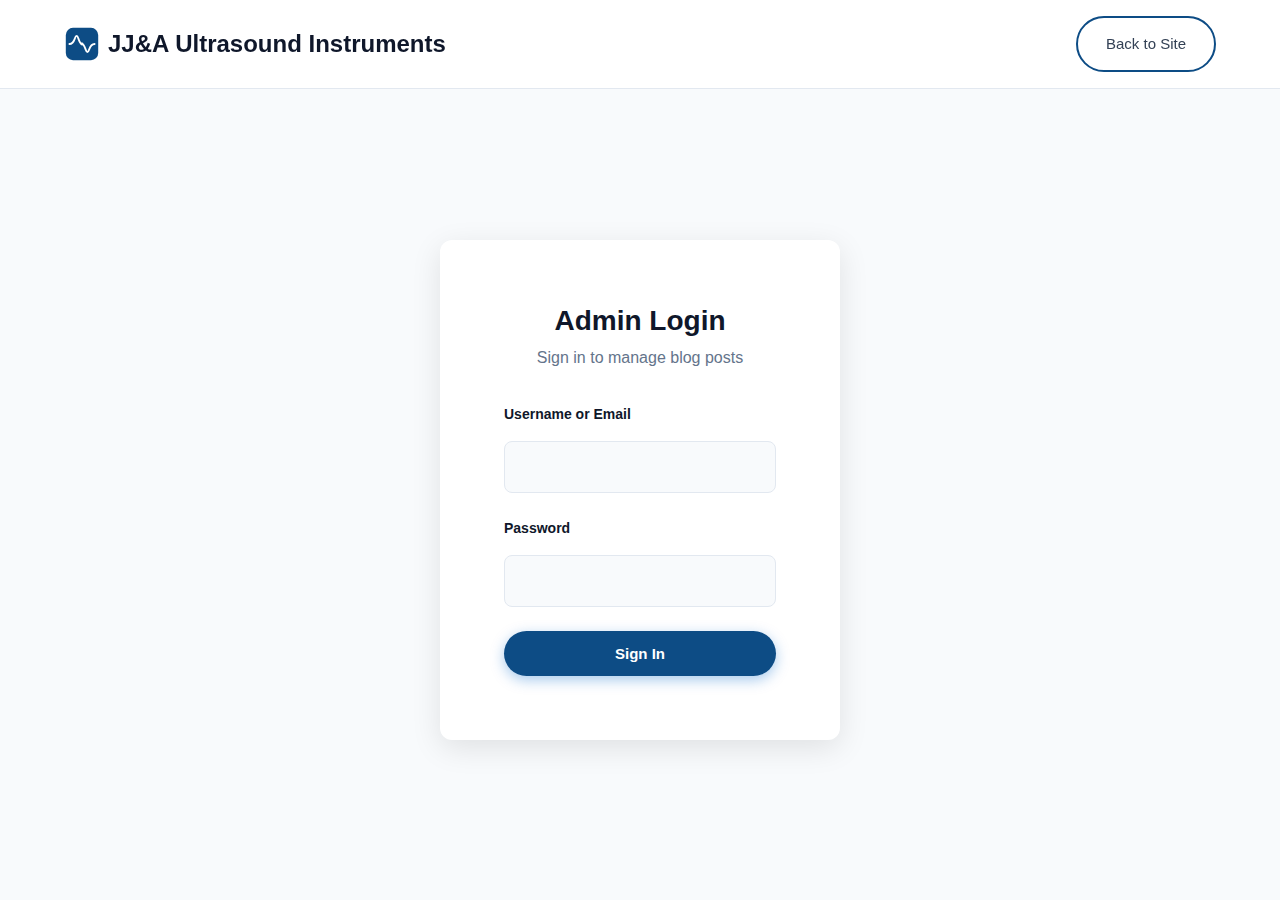
<file: admin.html>
<!DOCTYPE html>
<html lang="en">
<head>
    <meta charset="UTF-8">
    <meta name="viewport" content="width=device-width, initial-scale=1.0">
    <meta name="robots" content="noindex, nofollow">
    <title>Admin Dashboard | JJ&A Ultrasound Instruments</title>
    
    <link rel="icon" type="image/svg+xml" href="data:image/svg+xml,<svg xmlns='http://www.w3.org/2000/svg' viewBox='0 0 100 100'><rect x='5' y='5' width='90' height='90' rx='20' fill='%230d4c85'/><path d='M15 50 Q25 50 30 35 Q35 20 40 35 Q45 50 50 50 Q55 50 60 65 Q65 80 70 65 Q75 50 85 50' fill='none' stroke='white' stroke-width='5' stroke-linecap='round'/><circle cx='50' cy='50' r='4' fill='white'/></svg>">
    
    <link rel="stylesheet" href="styles.css">
    <style>
        .admin-container {
            min-height: 100vh;
            background: var(--color-bg-light);
            padding-top: 80px;
        }
        
        .login-container {
            display: flex;
            align-items: center;
            justify-content: center;
            min-height: calc(100vh - 80px);
            padding: var(--space-xl);
        }
        
        .login-card {
            background: var(--color-bg-card);
            border-radius: var(--radius-lg);
            box-shadow: var(--shadow-lg);
            padding: var(--space-3xl);
            width: 100%;
            max-width: 400px;
        }
        
        .login-card h1 {
            font-size: 1.75rem;
            margin-bottom: var(--space-sm);
            text-align: center;
        }
        
        .login-card p {
            color: var(--color-text-muted);
            text-align: center;
            margin-bottom: var(--space-xl);
        }
        
        .login-card .form-group {
            margin-bottom: var(--space-lg);
        }
        
        .login-card label {
            display: block;
            font-weight: 600;
            margin-bottom: var(--space-sm);
            color: var(--color-text-dark);
        }
        
        .login-card input {
            width: 100%;
            padding: var(--space-md);
            border: 1px solid var(--color-border);
            border-radius: var(--radius-md);
            font-size: 1rem;
            transition: border-color var(--transition-fast);
        }
        
        .login-card input:focus {
            outline: none;
            border-color: var(--color-primary);
            box-shadow: 0 0 0 3px rgba(13, 76, 133, 0.1);
        }
        
        .login-error {
            background: #fef2f2;
            border: 1px solid #fecaca;
            color: #dc2626;
            padding: var(--space-md);
            border-radius: var(--radius-md);
            margin-bottom: var(--space-lg);
            display: none;
        }
        
        .login-error.show {
            display: block;
        }
        
        .dashboard {
            display: none;
            padding: var(--space-xl);
            max-width: 1400px;
            margin: 0 auto;
        }
        
        .dashboard.show {
            display: block;
        }
        
        .dashboard-header {
            display: flex;
            justify-content: space-between;
            align-items: center;
            margin-bottom: var(--space-xl);
            flex-wrap: wrap;
            gap: var(--space-lg);
        }
        
        .dashboard-header h1 {
            font-size: 1.75rem;
        }
        
        .dashboard-actions {
            display: flex;
            gap: var(--space-md);
            align-items: center;
        }
        
        .user-info {
            display: flex;
            align-items: center;
            gap: var(--space-md);
            padding: var(--space-sm) var(--space-md);
            background: var(--color-bg-elevated);
            border-radius: var(--radius-md);
        }
        
        .user-info span {
            font-weight: 500;
        }
        
        .posts-table {
            background: var(--color-bg-card);
            border-radius: var(--radius-lg);
            box-shadow: var(--shadow-md);
            overflow: hidden;
        }
        
        .posts-table table {
            width: 100%;
            border-collapse: collapse;
        }
        
        .posts-table th,
        .posts-table td {
            padding: var(--space-md) var(--space-lg);
            text-align: left;
            border-bottom: 1px solid var(--color-border);
        }
        
        .posts-table th {
            background: var(--color-bg-elevated);
            font-weight: 600;
            color: var(--color-text-dark);
            font-size: 0.875rem;
            text-transform: uppercase;
            letter-spacing: 0.5px;
        }
        
        .posts-table tr:hover {
            background: var(--color-bg-light);
        }
        
        .posts-table .post-title {
            font-weight: 600;
            color: var(--color-text-dark);
        }
        
        .posts-table .post-excerpt {
            font-size: 0.875rem;
            color: var(--color-text-muted);
            max-width: 300px;
            white-space: nowrap;
            overflow: hidden;
            text-overflow: ellipsis;
        }
        
        .status-badge {
            display: inline-block;
            padding: var(--space-xs) var(--space-sm);
            border-radius: var(--radius-full);
            font-size: 0.75rem;
            font-weight: 600;
            text-transform: uppercase;
        }
        
        .status-badge.published {
            background: #dcfce7;
            color: #16a34a;
        }
        
        .status-badge.draft {
            background: #fef3c7;
            color: #d97706;
        }
        
        .action-buttons {
            display: flex;
            gap: var(--space-sm);
        }
        
        .btn-sm {
            padding: var(--space-xs) var(--space-sm);
            font-size: 0.875rem;
        }
        
        .btn-edit {
            background: var(--color-primary);
            color: white;
        }
        
        .btn-delete {
            background: #dc2626;
            color: white;
        }
        
        .btn-delete:hover {
            background: #b91c1c;
            color: white;
        }
        
        .modal-overlay {
            position: fixed;
            top: 0;
            left: 0;
            right: 0;
            bottom: 0;
            background: rgba(0, 0, 0, 0.5);
            display: none;
            align-items: center;
            justify-content: center;
            z-index: 2000;
            padding: var(--space-xl);
        }
        
        .modal-overlay.show {
            display: flex;
        }
        
        .modal {
            background: var(--color-bg-card);
            border-radius: var(--radius-lg);
            box-shadow: var(--shadow-lg);
            width: 100%;
            max-width: 800px;
            max-height: 90vh;
            overflow-y: auto;
        }
        
        .modal-header {
            display: flex;
            justify-content: space-between;
            align-items: center;
            padding: var(--space-lg) var(--space-xl);
            border-bottom: 1px solid var(--color-border);
        }
        
        .modal-header h2 {
            font-size: 1.25rem;
        }
        
        .modal-close {
            background: none;
            border: none;
            font-size: 1.5rem;
            cursor: pointer;
            color: var(--color-text-muted);
            padding: var(--space-sm);
        }
        
        .modal-close:hover {
            color: var(--color-text-dark);
        }
        
        .modal-body {
            padding: var(--space-xl);
        }
        
        .modal-body .form-group {
            margin-bottom: var(--space-lg);
        }
        
        .modal-body label {
            display: block;
            font-weight: 600;
            margin-bottom: var(--space-sm);
            color: var(--color-text-dark);
        }
        
        .modal-body input,
        .modal-body select,
        .modal-body textarea {
            width: 100%;
            padding: var(--space-md);
            border: 1px solid var(--color-border);
            border-radius: var(--radius-md);
            font-size: 1rem;
            font-family: inherit;
        }
        
        .modal-body input:focus,
        .modal-body select:focus,
        .modal-body textarea:focus {
            outline: none;
            border-color: var(--color-primary);
            box-shadow: 0 0 0 3px rgba(13, 76, 133, 0.1);
        }
        
        .modal-body textarea {
            min-height: 300px;
            resize: vertical;
        }
        
        .form-row {
            display: grid;
            grid-template-columns: 1fr 1fr;
            gap: var(--space-lg);
        }
        
        .checkbox-group {
            display: flex;
            align-items: center;
            gap: var(--space-sm);
        }
        
        .checkbox-group input {
            width: auto;
        }
        
        .modal-footer {
            display: flex;
            justify-content: flex-end;
            gap: var(--space-md);
            padding: var(--space-lg) var(--space-xl);
            border-top: 1px solid var(--color-border);
            background: var(--color-bg-light);
        }
        
        .empty-state {
            text-align: center;
            padding: var(--space-4xl);
            color: var(--color-text-muted);
        }
        
        .empty-state svg {
            width: 64px;
            height: 64px;
            margin-bottom: var(--space-lg);
            opacity: 0.5;
        }
        
        .loading {
            text-align: center;
            padding: var(--space-3xl);
            color: var(--color-text-muted);
        }
        
        .toast {
            position: fixed;
            bottom: var(--space-xl);
            right: var(--space-xl);
            padding: var(--space-md) var(--space-xl);
            border-radius: var(--radius-md);
            color: white;
            font-weight: 500;
            transform: translateY(100px);
            opacity: 0;
            transition: all var(--transition-base);
            z-index: 3000;
        }
        
        .toast.show {
            transform: translateY(0);
            opacity: 1;
        }
        
        .toast.success {
            background: #16a34a;
        }
        
        .toast.error {
            background: #dc2626;
        }
        
        @media (max-width: 768px) {
            .posts-table {
                overflow-x: auto;
            }
            
            .form-row {
                grid-template-columns: 1fr;
            }
            
            .dashboard-header {
                flex-direction: column;
                align-items: flex-start;
            }
        }
    </style>
</head>
<body>
    <header class="header">
        <nav class="nav container">
            <a href="/" class="logo">
                <svg class="logo-icon" viewBox="0 0 100 100" aria-hidden="true">
                    <rect x="5" y="5" width="90" height="90" rx="20" fill="currentColor"/>
                    <path d="M15 50 Q25 50 30 35 Q35 20 40 35 Q45 50 50 50 Q55 50 60 65 Q65 80 70 65 Q75 50 85 50" 
                          fill="none" stroke="white" stroke-width="5" stroke-linecap="round"/>
                    <circle cx="50" cy="50" r="4" fill="white"/>
                </svg>
                <span class="logo-text">JJ&A Ultrasound Instruments</span>
            </a>
            <div class="nav-links">
                <a href="/" class="btn btn-outline">Back to Site</a>
            </div>
        </nav>
    </header>

    <main class="admin-container">
        <div class="login-container" id="login-view">
            <div class="login-card">
                <h1>Admin Login</h1>
                <p>Sign in to manage blog posts</p>
                
                <div class="login-error" id="login-error"></div>
                
                <form id="login-form">
                    <div class="form-group">
                        <label for="username">Username or Email</label>
                        <input type="text" id="username" name="username" required autocomplete="username">
                    </div>
                    <div class="form-group">
                        <label for="password">Password</label>
                        <input type="password" id="password" name="password" required autocomplete="current-password">
                    </div>
                    <button type="submit" class="btn btn-primary full-width">Sign In</button>
                </form>
            </div>
        </div>

        <div class="dashboard" id="dashboard-view">
            <div class="dashboard-header">
                <h1>Blog Posts</h1>
                <div class="dashboard-actions">
                    <div class="user-info">
                        <svg viewBox="0 0 24 24" fill="none" stroke="currentColor" stroke-width="2" width="20" height="20">
                            <path d="M20 21v-2a4 4 0 0 0-4-4H8a4 4 0 0 0-4 4v2"/>
                            <circle cx="12" cy="7" r="4"/>
                        </svg>
                        <span id="current-user">Admin</span>
                    </div>
                    <button class="btn btn-primary" id="new-post-btn">
                        <svg viewBox="0 0 24 24" fill="none" stroke="currentColor" stroke-width="2" width="18" height="18">
                            <line x1="12" y1="5" x2="12" y2="19"/>
                            <line x1="5" y1="12" x2="19" y2="12"/>
                        </svg>
                        New Post
                    </button>
                    <button class="btn btn-outline" id="logout-btn">Logout</button>
                </div>
            </div>

            <div class="posts-table">
                <table>
                    <thead>
                        <tr>
                            <th>Title</th>
                            <th>Category</th>
                            <th>Author</th>
                            <th>Status</th>
                            <th>Date</th>
                            <th>Actions</th>
                        </tr>
                    </thead>
                    <tbody id="posts-list">
                        <tr>
                            <td colspan="6" class="loading">Loading posts...</td>
                        </tr>
                    </tbody>
                </table>
            </div>
        </div>
    </main>

    <div class="modal-overlay" id="post-modal">
        <div class="modal">
            <div class="modal-header">
                <h2 id="modal-title">New Post</h2>
                <button class="modal-close" id="modal-close">&times;</button>
            </div>
            <form id="post-form">
                <div class="modal-body">
                    <div class="form-group">
                        <label for="post-title">Title *</label>
                        <input type="text" id="post-title" name="title" required>
                    </div>
                    
                    <div class="form-row">
                        <div class="form-group">
                            <label for="post-category">Category</label>
                            <select id="post-category" name="category">
                                <option value="General">General</option>
                                <option value="Quality Assurance">Quality Assurance</option>
                                <option value="Compliance">Compliance</option>
                                <option value="Technology">Technology</option>
                                <option value="News">News</option>
                            </select>
                        </div>
                        <div class="form-group">
                            <label for="post-author">Author</label>
                            <input type="text" id="post-author" name="author" placeholder="Admin">
                        </div>
                    </div>
                    
                    <div class="form-group">
                        <label for="post-excerpt">Excerpt</label>
                        <input type="text" id="post-excerpt" name="excerpt" placeholder="Brief summary of the post">
                    </div>
                    
                    <div class="form-group">
                        <label for="post-tags">Tags (comma separated)</label>
                        <input type="text" id="post-tags" name="tags" placeholder="QA, Ultrasound, Compliance">
                    </div>
                    
                    <div class="form-group">
                        <label for="post-content">Content * (HTML supported)</label>
                        <textarea id="post-content" name="content" required placeholder="<p>Write your post content here...</p>"></textarea>
                    </div>
                    
                    <div class="form-group checkbox-group">
                        <input type="checkbox" id="post-published" name="published" checked>
                        <label for="post-published">Published</label>
                    </div>
                </div>
                <div class="modal-footer">
                    <button type="button" class="btn btn-outline" id="modal-cancel">Cancel</button>
                    <button type="submit" class="btn btn-primary" id="modal-submit">Save Post</button>
                </div>
            </form>
        </div>
    </div>

    <div class="toast" id="toast"></div>

    <script>
        const API_BASE = window.BLOG_API_URL || '';
        
        const Auth = {
            getToken() {
                return localStorage.getItem('admin_token');
            },
            
            setToken(token) {
                localStorage.setItem('admin_token', token);
            },
            
            removeToken() {
                localStorage.removeItem('admin_token');
                localStorage.removeItem('admin_user');
            },
            
            getUser() {
                const user = localStorage.getItem('admin_user');
                return user ? JSON.parse(user) : null;
            },
            
            setUser(user) {
                localStorage.setItem('admin_user', JSON.stringify(user));
            },
            
            isAuthenticated() {
                return !!this.getToken();
            },
            
            async verify() {
                const token = this.getToken();
                if (!token) return false;

                try {
                    const response = await fetch(`${API_BASE}/api/auth/verify`, {
                        headers: {
                            'Authorization': `Bearer ${token}`
                        }
                    });

                    if (response.ok) {
                        const data = await response.json();
                        this.setUser(data.user);

                        // Refresh token if it's close to expiry (within 24 hours)
                        const payload = this.decodeToken(token);
                        if (payload && this.shouldRefreshToken(payload)) {
                            await this.refreshToken();
                        }

                        return true;
                    }

                    this.removeToken();
                    return false;
                } catch (e) {
                    // Try to refresh token if verification fails due to expiry
                    try {
                        await this.refreshToken();
                        return true;
                    } catch (refreshError) {
                        this.removeToken();
                        return false;
                    }
                }
            },
            
            async login(username, password) {
                const response = await fetch(`${API_BASE}/api/auth/login`, {
                    method: 'POST',
                    headers: {
                        'Content-Type': 'application/json'
                    },
                    body: JSON.stringify({ username, password })
                });
                
                const data = await response.json();
                
                if (!response.ok) {
                    throw new Error(data.error || 'Login failed');
                }
                
                this.setToken(data.token);
                this.setUser(data.user);
                return data.user;
            },
            
            logout() {
                this.stopPeriodicRefresh();
                this.removeToken();
                showLogin();
            },
            
            getAuthHeaders() {
                const token = this.getToken();
                return token ? { 'Authorization': `Bearer ${token}` } : {};
            },

            decodeToken(token) {
                try {
                    const payload = JSON.parse(atob(token.split('.')[1]));
                    return payload;
                } catch (e) {
                    return null;
                }
            },

            shouldRefreshToken(payload) {
                if (!payload || !payload.exp) return false;
                const expiryTime = payload.exp * 1000; // Convert to milliseconds
                const now = Date.now();
                const twentyFourHours = 24 * 60 * 60 * 1000;
                return (expiryTime - now) < twentyFourHours;
            },

            async refreshToken() {
                const token = this.getToken();
                if (!token) throw new Error('No token to refresh');

                try {
                    const response = await fetch(`${API_BASE}/api/auth/refresh`, {
                        method: 'POST',
                        headers: {
                            'Authorization': `Bearer ${token}`
                        }
                    });

                    if (!response.ok) {
                        throw new Error('Token refresh failed');
                    }

                    const data = await response.json();
                    this.setToken(data.token);
                    this.setUser(data.user);
                    return data.user;
                } catch (e) {
                    this.removeToken();
                    throw e;
                }
            },

            startPeriodicRefresh() {
                // Refresh token every 6 hours to keep session alive
                this.refreshInterval = setInterval(async () => {
                    try {
                        await this.refreshToken();
                        console.log('Token refreshed automatically');
                    } catch (e) {
                        console.warn('Failed to refresh token:', e.message);
                        // If refresh fails, the user will be logged out on next verify call
                    }
                }, 6 * 60 * 60 * 1000); // 6 hours
            },

            stopPeriodicRefresh() {
                if (this.refreshInterval) {
                    clearInterval(this.refreshInterval);
                    this.refreshInterval = null;
                }
            }
        };
        
        const Posts = {
            async makeAuthenticatedRequest(url, options = {}) {
                if (!Auth.isAuthenticated()) {
                    Auth.logout();
                    throw new Error('You must be logged in to perform this action.');
                }

                const { headers: optionHeaders, ...restOptions } = options;
                const mergedHeaders = {
                    ...Auth.getAuthHeaders(),
                    ...(optionHeaders || {})
                };

                let response = await fetch(url, {
                    ...restOptions,
                    headers: mergedHeaders
                });

                if (response.status === 401) {
                    try {
                        await Auth.refreshToken();
                        const newHeaders = {
                            ...Auth.getAuthHeaders(),
                            ...(optionHeaders || {})
                        };
                        response = await fetch(url, {
                            ...restOptions,
                            headers: newHeaders
                        });
                    } catch (refreshError) {
                        Auth.logout();
                        throw new Error('Session expired. Please log in again.');
                    }
                }

                return response;
            },

            async getAll() {
                const response = await this.makeAuthenticatedRequest(`${API_BASE}/api/posts?include_unpublished=true&per_page=100`);

                if (!response.ok) throw new Error('Failed to load posts');

                const data = await response.json();
                return data.posts;
            },
            
            async get(slug) {
                const response = await this.makeAuthenticatedRequest(`${API_BASE}/api/posts/${slug}`);

                if (!response.ok) throw new Error('Post not found');

                return await response.json();
            },
            
            async create(postData) {
                const response = await this.makeAuthenticatedRequest(`${API_BASE}/api/posts`, {
                    method: 'POST',
                    headers: {
                        'Content-Type': 'application/json'
                    },
                    body: JSON.stringify(postData)
                });

                const data = await response.json();

                if (!response.ok) {
                    throw new Error(data.error || 'Failed to create post');
                }

                return data;
            },
            
            async update(slug, postData) {
                const response = await this.makeAuthenticatedRequest(`${API_BASE}/api/posts/${slug}`, {
                    method: 'PUT',
                    headers: {
                        'Content-Type': 'application/json'
                    },
                    body: JSON.stringify(postData)
                });

                const data = await response.json();

                if (!response.ok) {
                    throw new Error(data.error || 'Failed to update post');
                }

                return data;
            },
            
            async delete(slug) {
                const response = await this.makeAuthenticatedRequest(`${API_BASE}/api/posts/${slug}`, {
                    method: 'DELETE'
                });

                if (!response.ok) {
                    const data = await response.json();
                    throw new Error(data.error || 'Failed to delete post');
                }

                return true;
            }
        };
        
        const loginView = document.getElementById('login-view');
        const dashboardView = document.getElementById('dashboard-view');
        const loginForm = document.getElementById('login-form');
        const loginError = document.getElementById('login-error');
        const postsList = document.getElementById('posts-list');
        const postModal = document.getElementById('post-modal');
        const postForm = document.getElementById('post-form');
        const modalTitle = document.getElementById('modal-title');
        const currentUserEl = document.getElementById('current-user');
        const toast = document.getElementById('toast');
        
        let editingSlug = null;
        
        function showLogin() {
            loginView.style.display = 'flex';
            dashboardView.classList.remove('show');
        }
        
        function showDashboard() {
            loginView.style.display = 'none';
            dashboardView.classList.add('show');
            
            const user = Auth.getUser();
            if (user) {
                currentUserEl.textContent = user.username;
            }
            
            loadPosts();
        }
        
        function showToast(message, type = 'success') {
            toast.textContent = message;
            toast.className = `toast ${type} show`;
            
            setTimeout(() => {
                toast.classList.remove('show');
            }, 3000);
        }
        
        function formatDate(dateStr) {
            const date = new Date(dateStr);
            return date.toLocaleDateString('en-US', {
                year: 'numeric',
                month: 'short',
                day: 'numeric'
            });
        }
        
        async function loadPosts() {
            try {
                const posts = await Posts.getAll();
                
                if (posts.length === 0) {
                    postsList.innerHTML = `
                        <tr>
                            <td colspan="6" class="empty-state">
                                <svg viewBox="0 0 24 24" fill="none" stroke="currentColor" stroke-width="1.5">
                                    <path d="M19 20H5a2 2 0 01-2-2V6a2 2 0 012-2h10a2 2 0 012 2v1m2 13a2 2 0 01-2-2V7m2 13a2 2 0 002-2V9a2 2 0 00-2-2h-2m-4-3H9M7 16h6M7 8h6v4H7V8z"/>
                                </svg>
                                <p>No posts yet. Create your first post!</p>
                            </td>
                        </tr>
                    `;
                    return;
                }
                
                postsList.innerHTML = posts.map(post => `
                    <tr>
                        <td>
                            <div class="post-title">${escapeHtml(post.title)}</div>
                            <div class="post-excerpt">${escapeHtml(post.excerpt || '')}</div>
                        </td>
                        <td>${escapeHtml(post.category || 'General')}</td>
                        <td>${escapeHtml(post.author)}</td>
                        <td>
                            <span class="status-badge ${post.published ? 'published' : 'draft'}">
                                ${post.published ? 'Published' : 'Draft'}
                            </span>
                        </td>
                        <td>${formatDate(post.created_at)}</td>
                        <td>
                            <div class="action-buttons">
                                <button class="btn btn-sm btn-edit" onclick="editPost('${post.slug}')">Edit</button>
                                <button class="btn btn-sm btn-delete" onclick="deletePost('${post.slug}', '${escapeHtml(post.title)}')">Delete</button>
                            </div>
                        </td>
                    </tr>
                `).join('');
            } catch (e) {
                postsList.innerHTML = `
                    <tr>
                        <td colspan="6" class="empty-state">
                            <p>Failed to load posts. Please try again.</p>
                        </td>
                    </tr>
                `;
                showToast(e.message, 'error');
            }
        }
        
        function escapeHtml(text) {
            if (!text) return '';
            const div = document.createElement('div');
            div.textContent = text;
            return div.innerHTML;
        }
        
        function openModal(isEdit = false) {
            modalTitle.textContent = isEdit ? 'Edit Post' : 'New Post';
            postModal.classList.add('show');
            
            if (!isEdit) {
                postForm.reset();
                document.getElementById('post-published').checked = true;
                editingSlug = null;
            }
        }
        
        function closeModal() {
            postModal.classList.remove('show');
            postForm.reset();
            editingSlug = null;
        }
        
        async function editPost(slug) {
            try {
                const post = await Posts.get(slug);
                
                document.getElementById('post-title').value = post.title;
                document.getElementById('post-category').value = post.category || 'General';
                document.getElementById('post-author').value = post.author;
                document.getElementById('post-excerpt').value = post.excerpt || '';
                document.getElementById('post-tags').value = post.tags || '';
                document.getElementById('post-content').value = post.content;
                document.getElementById('post-published').checked = post.published;
                
                editingSlug = slug;
                openModal(true);
            } catch (e) {
                showToast(e.message, 'error');
            }
        }
        
        async function deletePost(slug, title) {
            if (!confirm(`Are you sure you want to delete "${title}"? This cannot be undone.`)) {
                return;
            }
            
            try {
                await Posts.delete(slug);
                showToast('Post deleted successfully');
                loadPosts();
            } catch (e) {
                showToast(e.message, 'error');
            }
        }
        
        loginForm.addEventListener('submit', async (e) => {
            e.preventDefault();
            
            const username = document.getElementById('username').value;
            const password = document.getElementById('password').value;
            
            loginError.classList.remove('show');
            
            try {
                await Auth.login(username, password);
                showDashboard();
            } catch (e) {
                loginError.textContent = e.message;
                loginError.classList.add('show');
            }
        });
        
        document.getElementById('logout-btn').addEventListener('click', () => {
            Auth.logout();
        });
        
        document.getElementById('new-post-btn').addEventListener('click', () => {
            openModal(false);
        });
        
        document.getElementById('modal-close').addEventListener('click', closeModal);
        document.getElementById('modal-cancel').addEventListener('click', closeModal);
        
        postModal.addEventListener('click', (e) => {
            if (e.target === postModal) {
                closeModal();
            }
        });
        
        postForm.addEventListener('submit', async (e) => {
            e.preventDefault();

            // Check if user is authenticated before proceeding
            if (!Auth.isAuthenticated()) {
                showToast('You must be logged in to create posts', 'error');
                showLogin();
                return;
            }

            const postData = {
                title: document.getElementById('post-title').value,
                category: document.getElementById('post-category').value,
                author: document.getElementById('post-author').value || 'Admin',
                excerpt: document.getElementById('post-excerpt').value,
                tags: document.getElementById('post-tags').value,
                content: document.getElementById('post-content').value,
                published: document.getElementById('post-published').checked
            };

            try {
                if (editingSlug) {
                    await Posts.update(editingSlug, postData);
                    showToast('Post updated successfully');
                } else {
                    await Posts.create(postData);
                    showToast('Post created successfully');
                }

                closeModal();
                loadPosts();
            } catch (e) {
                showToast(e.message, 'error');
            }
        });
        
        document.addEventListener('keydown', (e) => {
            if (e.key === 'Escape' && postModal.classList.contains('show')) {
                closeModal();
            }
        });
        
        async function init() {
            if (await Auth.verify()) {
                showDashboard();
                Auth.startPeriodicRefresh();
            } else {
                showLogin();
            }
        }
        
        init();
    </script>
</body>
</html>
</file>
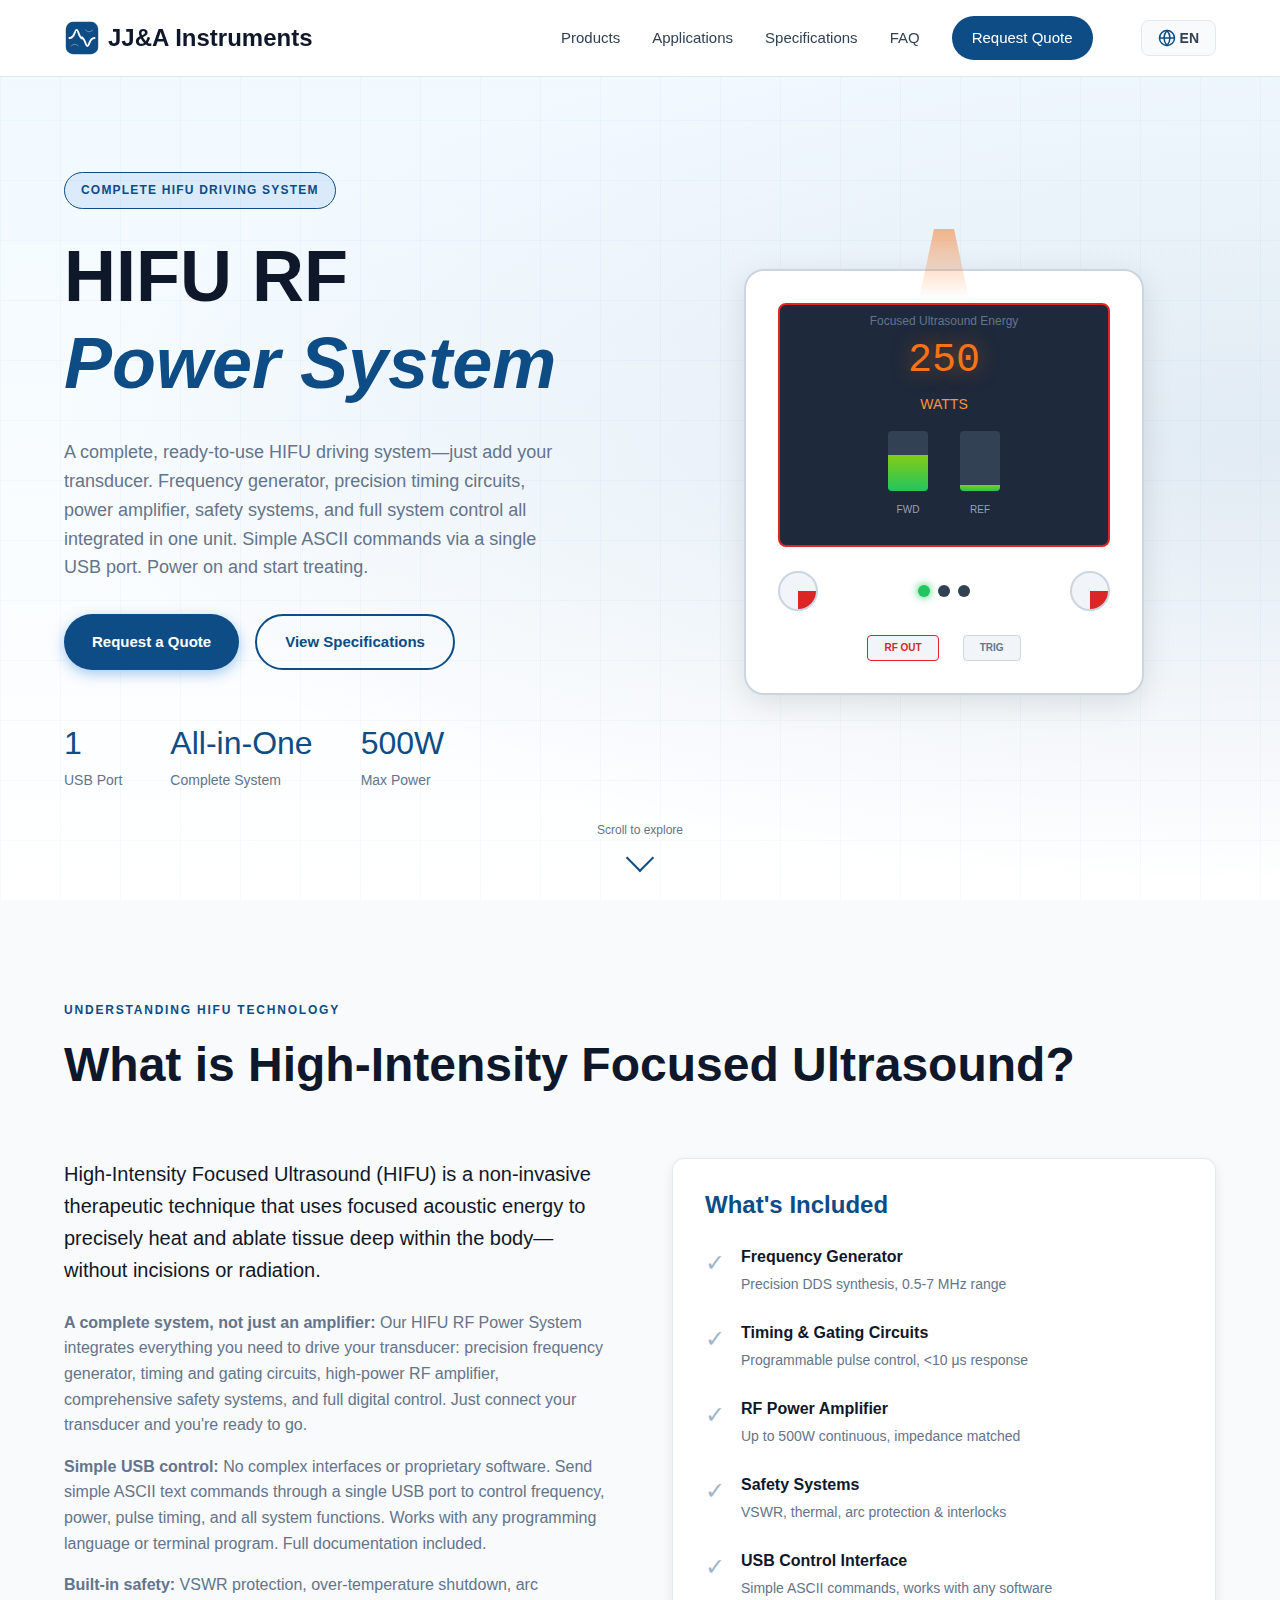
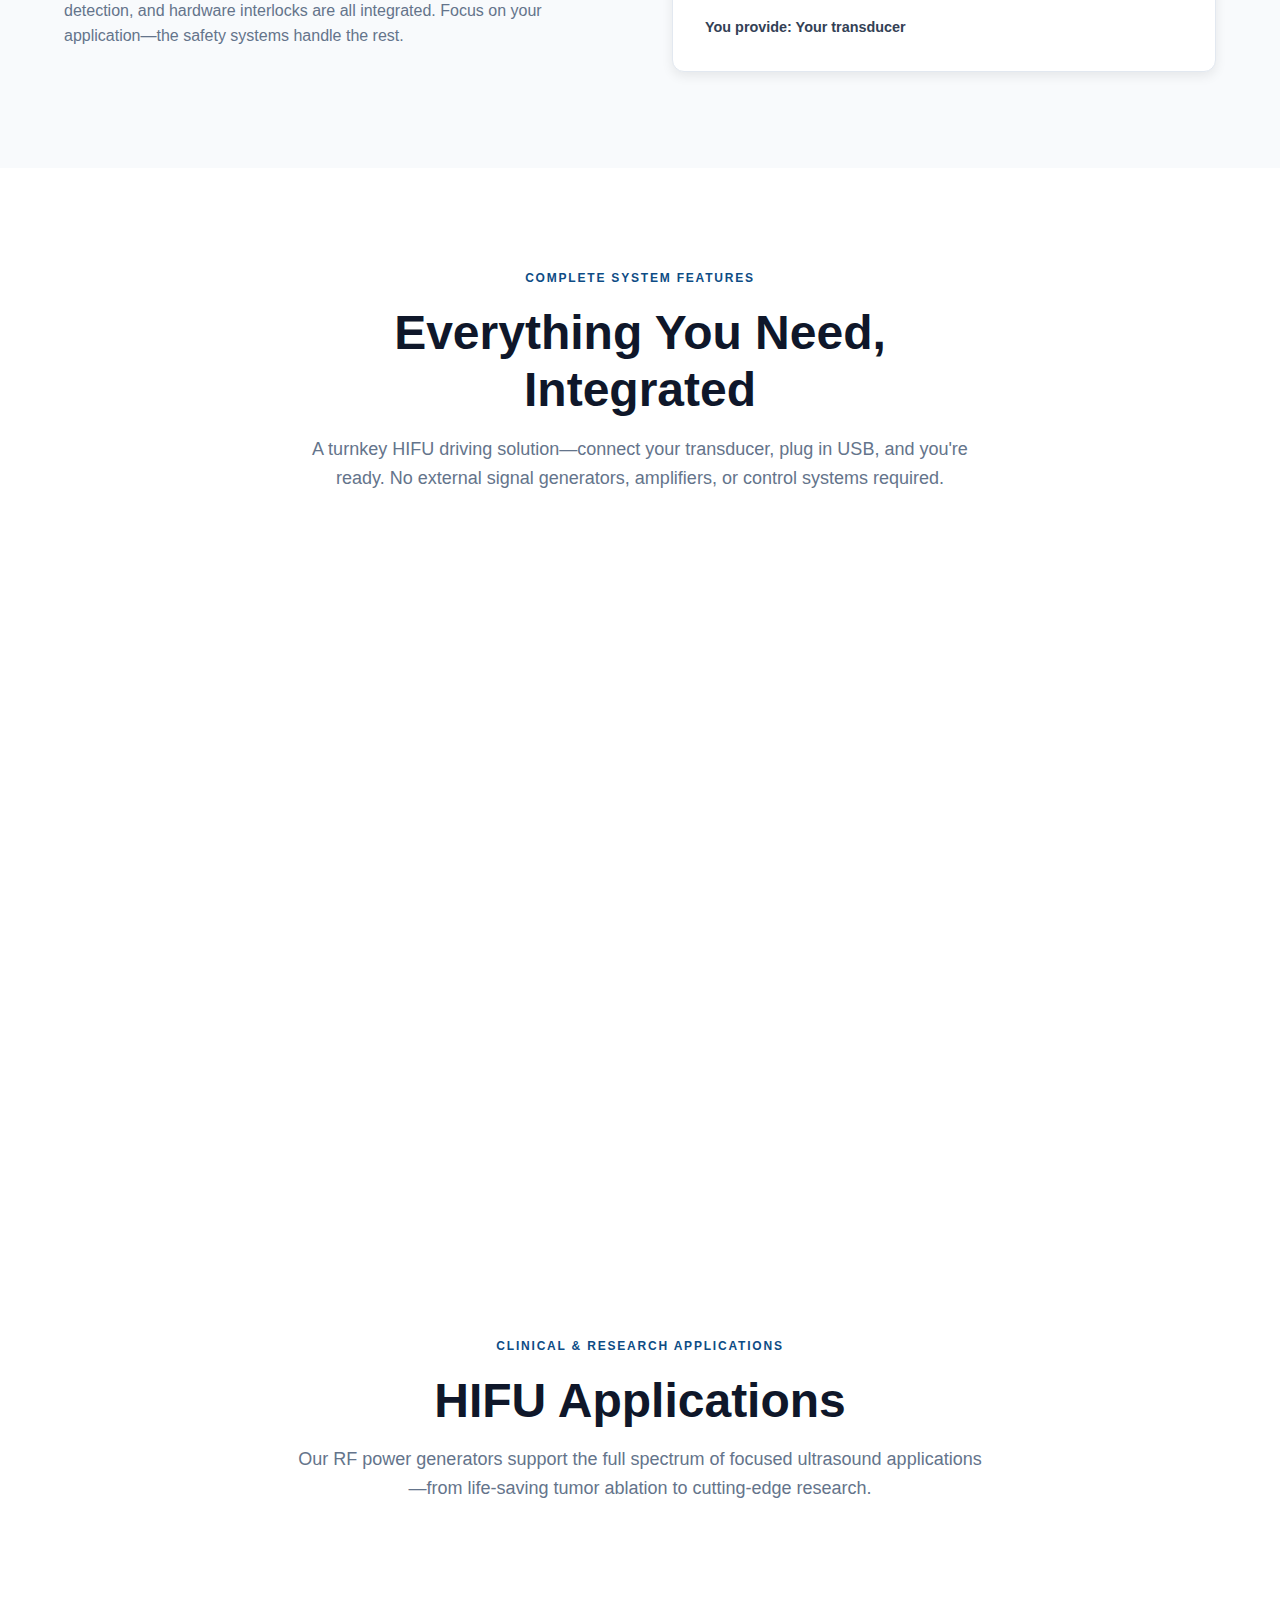
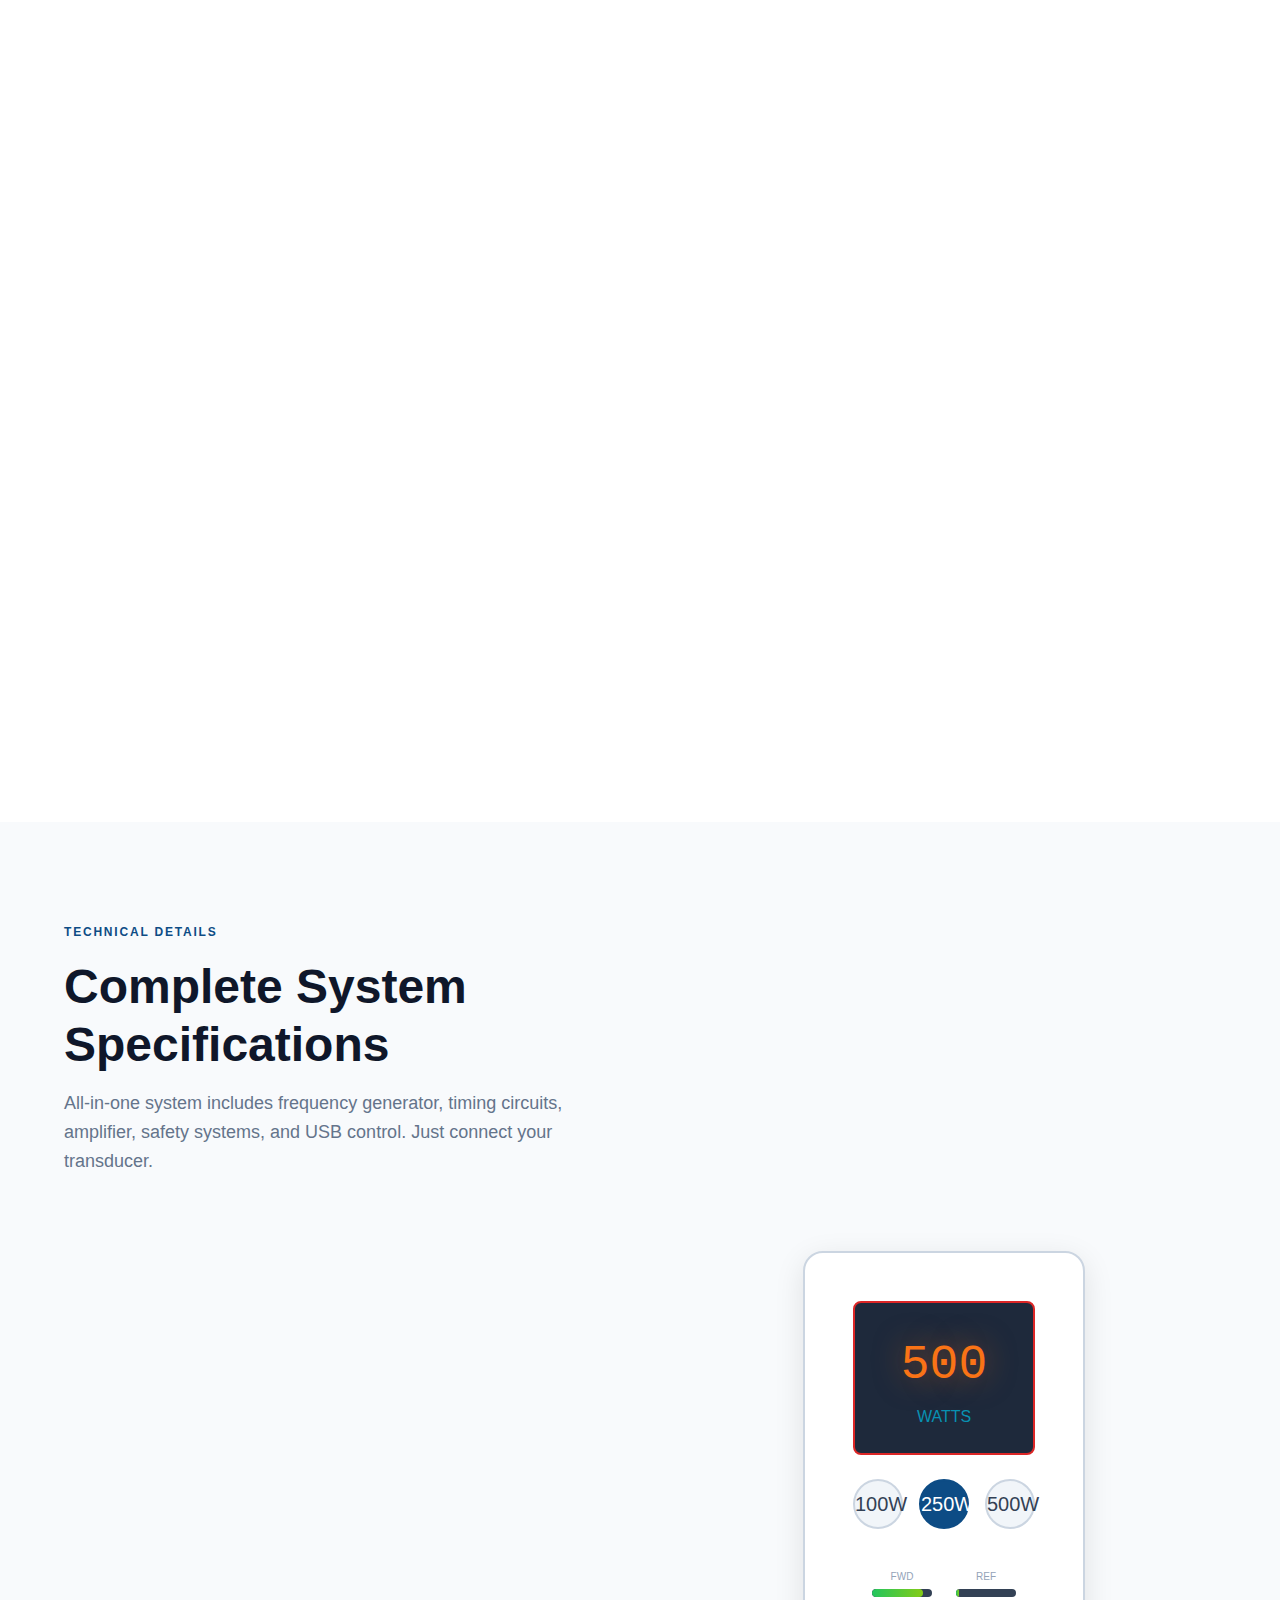
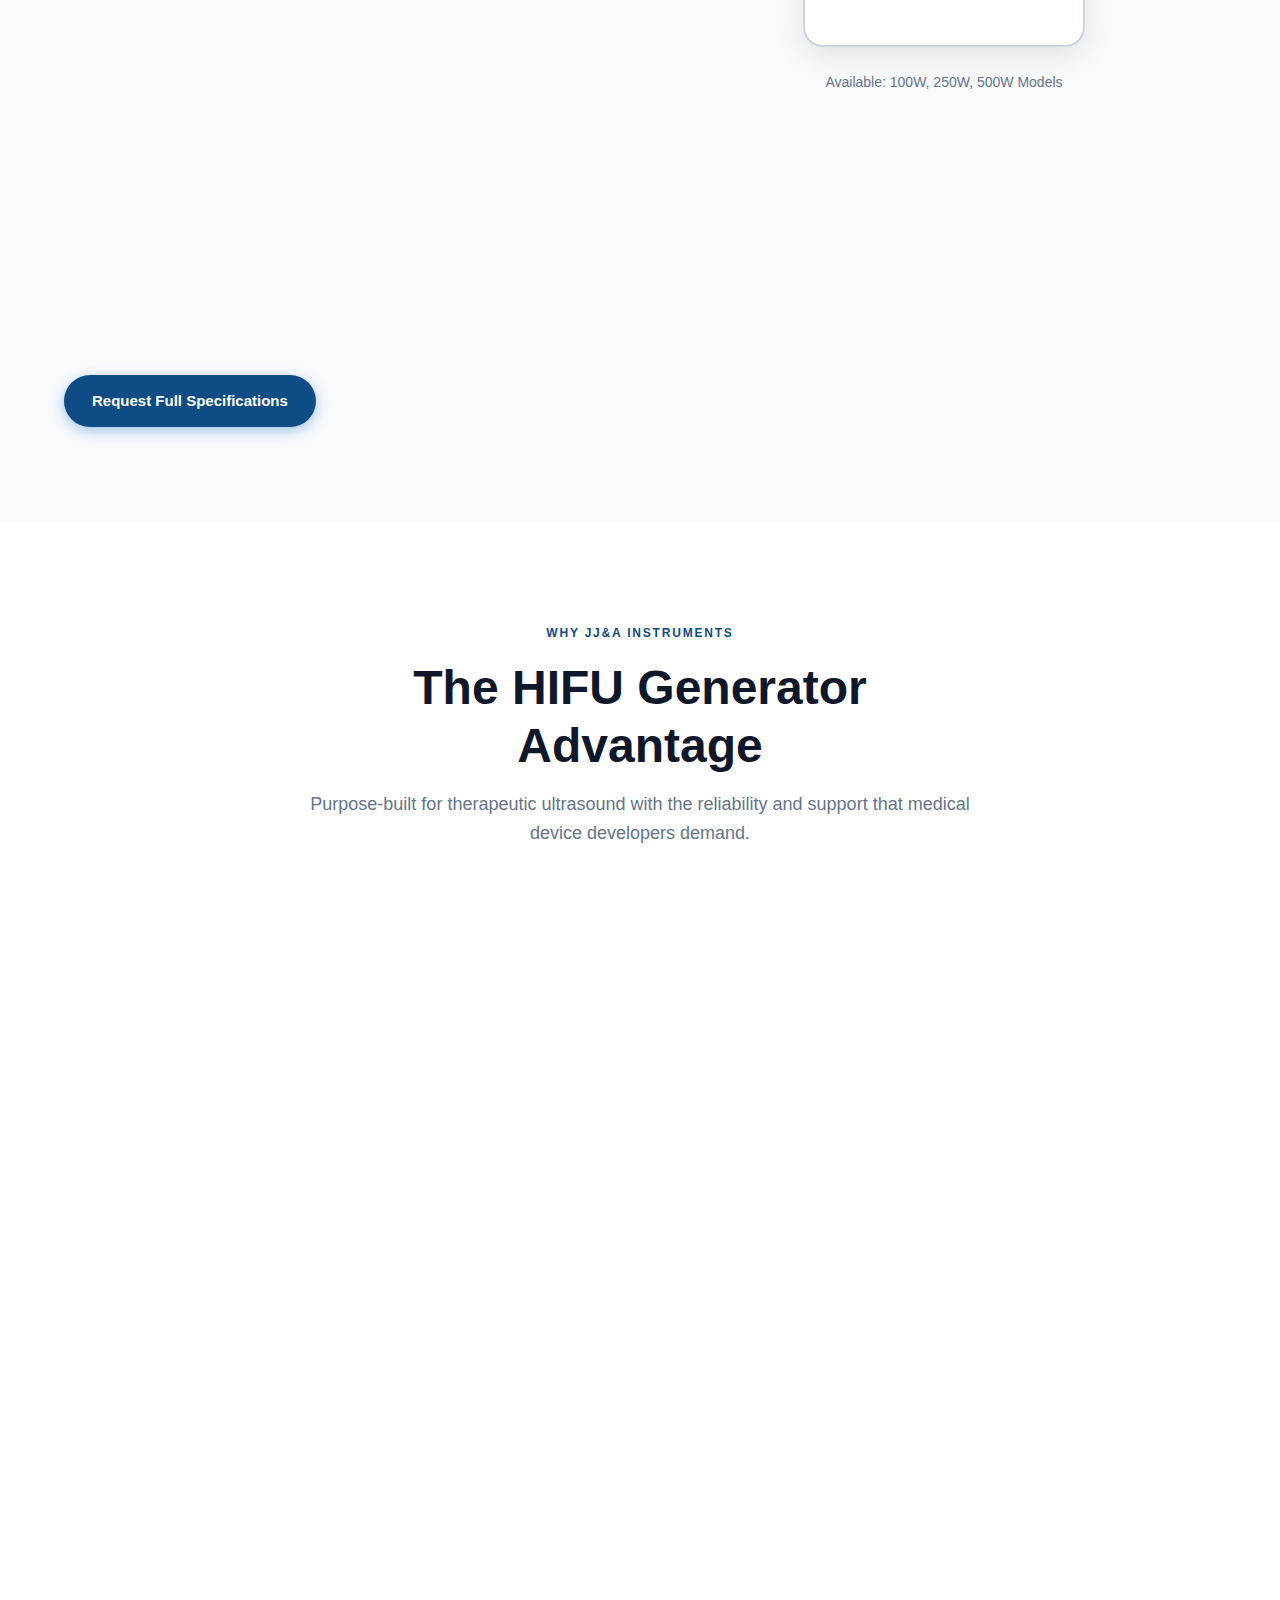
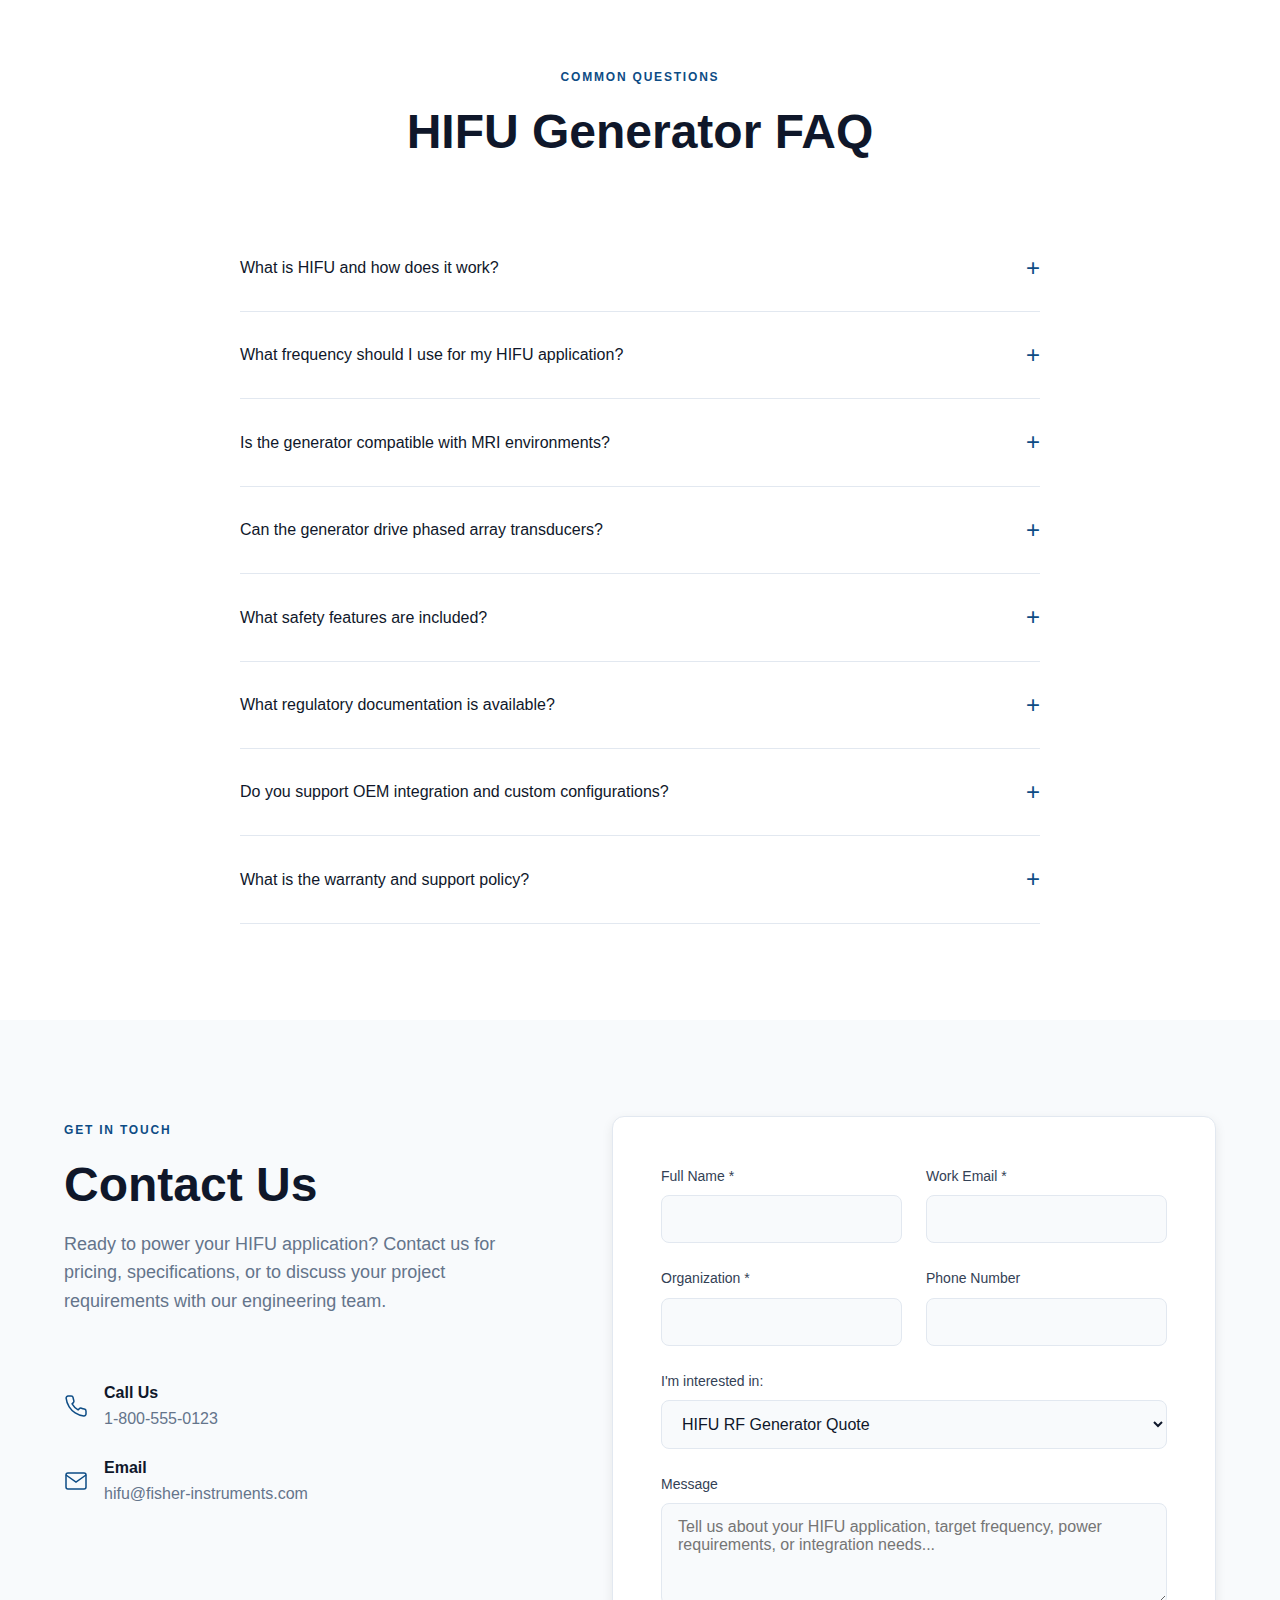
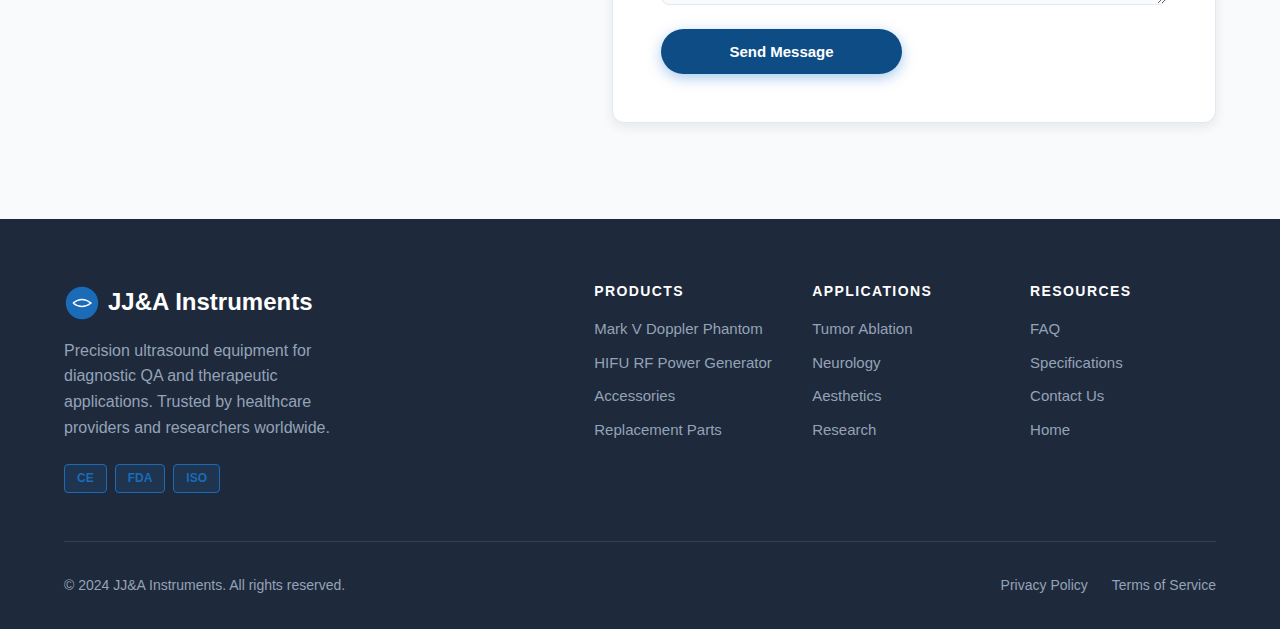
<file: hifu-generator.html>
<!DOCTYPE html>
<html lang="en">
<head>
    <meta charset="UTF-8">
    <meta name="viewport" content="width=device-width, initial-scale=1.0">
    <meta http-equiv="X-UA-Compatible" content="IE=edge">
    
    <!-- Primary Meta Tags - Enhanced for SEO -->
    <title>HIFU RF Power System | Complete Driving Solution—Just Add Transducer | JJ&A Instruments</title>
    <meta name="title" content="HIFU RF Power System | Complete Driving Solution—Just Add Transducer | JJ&A Instruments">
    <meta name="description" content="Complete HIFU driving system—just add your transducer. Frequency generator, timing circuits, amplifier, safety systems, and control all integrated. Simple ASCII commands via USB. Ready to use out of the box. 0.5-7 MHz, up to 500W.">
    <meta name="keywords" content="HIFU RF generator, HIFU power amplifier, focused ultrasound amplifier, high intensity focused ultrasound, HIFU transducer driver, therapeutic ultrasound, tumor ablation equipment, MRgFUS, focused ultrasound surgery, HIFU OEM, piezoelectric transducer driver, ultrasound therapy, non-invasive surgery, HIFU research equipment">
    <meta name="robots" content="index, follow">
    <meta name="language" content="English">
    <meta name="author" content="JJ&A Instruments">
    
    <!-- Open Graph / Facebook -->
    <meta property="og:type" content="website">
    <meta property="og:url" content="https://fisher-instruments.duckdns.org/hifu-generator.html">
    <meta property="og:title" content="HIFU RF Power Generator | JJ&A Instruments">
    <meta property="og:description" content="High-performance RF power generators for HIFU systems. Up to 500W output for tumor ablation, neurological therapy, and aesthetic applications.">
    <meta property="og:image" content="https://fisher-instruments.duckdns.org/images/hifu-og-image.jpg">

    <!-- Twitter -->
    <meta property="twitter:card" content="summary_large_image">
    <meta property="twitter:url" content="https://fisher-instruments.duckdns.org/hifu-generator.html">
    <meta property="twitter:title" content="HIFU RF Power Generator | JJ&A Instruments">
    <meta property="twitter:description" content="High-performance RF power generators for HIFU systems. Up to 500W output power.">
    <meta property="twitter:image" content="https://fisher-instruments.duckdns.org/images/hifu-og-image.jpg">

    <!-- Canonical URL -->
    <link rel="canonical" href="https://fisher-instruments.duckdns.org/hifu-generator.html">
    
    <!-- Favicon -->
    <link rel="icon" type="image/svg+xml" href="data:image/svg+xml,<svg xmlns='http://www.w3.org/2000/svg' viewBox='0 0 100 100'><rect x='5' y='5' width='90' height='90' rx='20' fill='%230066cc'/><path d='M15 50 Q25 50 30 35 Q35 20 40 35 Q45 50 50 50 Q55 50 60 65 Q65 80 70 65 Q75 50 85 50' fill='none' stroke='white' stroke-width='5' stroke-linecap='round'/><circle cx='50' cy='50' r='4' fill='white'/></svg>">
    
    <!-- Preconnect to Google Fonts -->
    <link rel="preconnect" href="https://fonts.googleapis.com">
    <link rel="preconnect" href="https://fonts.gstatic.com" crossorigin>
    <link href="https://fonts.googleapis.com/css2?family=Libre+Franklin:ital,wght@0,300;0,400;0,500;0,600;0,700;1,400&display=swap" rel="stylesheet">
    
    <link rel="stylesheet" href="styles.css">
    
    <!-- Structured Data for SEO -->
    <script type="application/ld+json">
    {
        "@context": "https://schema.org",
        "@type": "Product",
        "name": "HIFU RF Power System",
        "description": "Complete HIFU driving system—just add your transducer. Integrates frequency generator, timing circuits, power amplifier, safety systems, and USB control. Simple ASCII commands. Ready to use. 0.5-7 MHz, up to 500W.",
        "brand": {
            "@type": "Brand",
            "name": "JJ&A Instruments"
        },
        "category": "Medical Device Manufacturing Equipment",
        "offers": {
            "@type": "Offer",
            "availability": "https://schema.org/InStock",
            "priceCurrency": "USD"
        }
    }
    </script>
    
    <script type="application/ld+json">
    {
        "@context": "https://schema.org",
        "@type": "FAQPage",
        "mainEntity": [{
            "@type": "Question",
            "name": "What is HIFU and how does it work?",
            "acceptedAnswer": {
                "@type": "Answer",
                "text": "High-Intensity Focused Ultrasound (HIFU) uses focused acoustic energy to heat and destroy targeted tissue non-invasively. An RF power generator drives piezoelectric transducers that convert electrical energy into ultrasound waves, which are focused to a precise point in the body to create thermal ablation."
            }
        }, {
            "@type": "Question",
            "name": "What applications use HIFU RF generators?",
            "acceptedAnswer": {
                "@type": "Answer",
                "text": "HIFU is used in oncology for tumor ablation (prostate, liver, breast, kidney), neurology for essential tremor and Parkinson's treatment, urology for prostate tissue ablation, and aesthetics for skin tightening and body contouring."
            }
        }]
    }
    </script>
    <script type="application/ld+json">
    {
        "@context": "https://schema.org",
        "@type": "BreadcrumbList",
        "itemListElement": [{
            "@type": "ListItem",
            "position": 1,
            "name": "Home",
            "item": "https://fisher-instruments.duckdns.org/"
        },{
            "@type": "ListItem",
            "position": 2,
            "name": "Products",
            "item": "https://fisher-instruments.duckdns.org/#products"
        },{
            "@type": "ListItem",
            "position": 3,
            "name": "HIFU RF Power Generator",
            "item": "https://fisher-instruments.duckdns.org/hifu-generator.html"
        }]
    }
    </script>
</head>
<body>
    <!-- Header -->
    <header class="header" role="banner">
        <nav class="nav container" aria-label="Main navigation" data-i18n-aria="aria.mainNav">
            <a href="/" class="logo" aria-label="JJ&A Instruments Home" data-i18n-aria="aria.home">
                <svg class="logo-icon" viewBox="0 0 100 100" aria-hidden="true">
                    <rect x="5" y="5" width="90" height="90" rx="20" fill="currentColor"/>
                    <!-- Ultrasound sinewave -->
                    <path d="M15 50 Q25 50 30 35 Q35 20 40 35 Q45 50 50 50 Q55 50 60 65 Q65 80 70 65 Q75 50 85 50" 
                          fill="none" stroke="white" stroke-width="5" stroke-linecap="round"/>
                    <!-- Focus point -->
                    <circle cx="50" cy="50" r="4" fill="white"/>
                    <!-- Wave echoes -->
                    <path d="M20 72 Q30 62 40 72" fill="none" stroke="white" stroke-width="2" stroke-opacity="0.5" stroke-linecap="round"/>
                    <path d="M60 28 Q70 38 80 28" fill="none" stroke="white" stroke-width="2" stroke-opacity="0.5" stroke-linecap="round"/>
                </svg>
                <span class="logo-text">JJ&A Instruments</span>
            </a>
            
            <button class="mobile-menu-btn" aria-label="Toggle menu" aria-expanded="false" data-i18n-aria="aria.toggleMenu">
                <span class="hamburger"></span>
            </button>
            
            <ul class="nav-links">
                <li class="nav-dropdown">
                    <a href="/#products" class="nav-dropdown-toggle" data-i18n="nav.products">Products <svg viewBox="0 0 24 24" fill="none" stroke="currentColor" stroke-width="2" width="16" height="16"><path d="M6 9l6 6 6-6"/></svg></a>
                    <ul class="nav-dropdown-menu">
                        <li><a href="doppler-phantom.html" data-i18n="nav.doppler">Mark V Doppler Phantom</a></li>
                        <li><a href="hifu-generator.html" data-i18n="nav.hifu">HIFU RF Power Generator</a></li>
                    </ul>
                </li>
                <li><a href="#applications" data-i18n="nav.applications">Applications</a></li>
                <li><a href="#specifications" data-i18n="nav.specs">Specifications</a></li>
                <li><a href="#faq" data-i18n="nav.faq">FAQ</a></li>
                <li><a href="#contact" class="btn btn-nav" data-i18n="nav.quote">Request Quote</a></li>
                <li class="lang-selector">
                    <button class="lang-btn" aria-label="Select language" aria-expanded="false" data-i18n-aria="aria.selectLang">
                        <svg viewBox="0 0 24 24" fill="none" stroke="currentColor" stroke-width="2" width="18" height="18">
                            <circle cx="12" cy="12" r="10"/>
                            <path d="M2 12h20M12 2a15.3 15.3 0 0 1 4 10 15.3 15.3 0 0 1-4 10 15.3 15.3 0 0 1-4-10 15.3 15.3 0 0 1 4-10z"/>
                        </svg>
                        <span class="current-lang">EN</span>
                    </button>
                    <div class="lang-dropdown">
                        <button data-lang="en" class="active">🇺🇸 English</button>
                        <button data-lang="zh">🇨🇳 中文</button>
                        <button data-lang="ja">🇯🇵 日本語</button>
                        <button data-lang="hi">🇮🇳 हिन्दी</button>
                    </div>
                </li>
            </ul>
        </nav>
    </header>

    <main>
        <!-- Hero Section -->
        <section class="hero hero-hifu" aria-labelledby="hero-heading">
            <div class="hero-bg">
                <div class="wave wave-1"></div>
                <div class="wave wave-2"></div>
                <div class="wave wave-3"></div>
                <div class="grid-overlay"></div>
            </div>
            <div class="container hero-content">
                <div class="hero-text">
                    <span class="badge" data-i18n="hifu.hero.badge">Complete HIFU Driving System</span>
                    <h1 id="hero-heading" data-i18n="hifu.hero.title">HIFU RF<br><em>Power System</em></h1>
                    <p class="hero-subtitle" data-i18n="hifu.hero.subtitle">A complete, ready-to-use HIFU driving system—just add your transducer. Frequency generator, precision timing circuits, power amplifier, safety systems, and full system control all integrated in one unit. Simple ASCII commands via a single USB port. Power on and start treating.</p>
                    <div class="hero-cta">
                        <a href="#contact" class="btn btn-primary" data-i18n="hero.cta1">Request a Quote</a>
                        <a href="#specifications" class="btn btn-outline" data-i18n="hifu.hero.cta2">View Specifications</a>
                    </div>
                    <div class="trust-badges">
                        <div class="trust-item">
                            <span class="trust-number">1</span>
                            <span class="trust-label" data-i18n="hifu.trust.usb">USB Port</span>
                        </div>
                        <div class="trust-item">
                            <span class="trust-number" data-i18n="hifu.trust.allinone.num">All-in-One</span>
                            <span class="trust-label" data-i18n="hifu.trust.allinone.label">Complete System</span>
                        </div>
                        <div class="trust-item">
                            <span class="trust-number">500W</span>
                            <span class="trust-label" data-i18n="hifu.trust.power">Max Power</span>
                        </div>
                    </div>
                </div>
                <div class="hero-visual">
                    <div class="hifu-illustration">
                        <div class="hifu-body">
                            <div class="hifu-display">
                                <div class="hifu-screen">
                                    <span class="power-reading">250</span>
                                    <span class="power-unit">WATTS</span>
                                </div>
                                <div class="hifu-meters">
                                    <div class="meter">
                                        <div class="meter-bar" style="--level: 60%"></div>
                                        <span>FWD</span>
                                    </div>
                                    <div class="meter">
                                        <div class="meter-bar" style="--level: 10%"></div>
                                        <span>REF</span>
                                    </div>
                                </div>
                            </div>
                            <div class="hifu-controls">
                                <div class="control-knob"></div>
                                <div class="control-buttons">
                                    <div class="led led-green active"></div>
                                    <div class="led led-yellow"></div>
                                    <div class="led led-red"></div>
                                </div>
                                <div class="control-knob"></div>
                            </div>
                            <div class="hifu-connectors">
                                <div class="connector rf-out">RF OUT</div>
                                <div class="connector trigger">TRIG</div>
                            </div>
                        </div>
                        <div class="focus-indicator">
                            <div class="focus-beam"></div>
                            <span>Focused Ultrasound Energy</span>
                        </div>
                    </div>
                </div>
            </div>
            <div class="scroll-indicator" aria-hidden="true">
                <span data-i18n="home.hero.scroll">Scroll to explore</span>
                <div class="scroll-arrow"></div>
            </div>
        </section>

        <!-- What is HIFU Section -->
        <section class="what-is" aria-labelledby="what-is-heading">
            <div class="container">
                <div class="section-header">
                    <span class="section-tag" data-i18n="hifu.whatis.tag">Understanding HIFU Technology</span>
                    <h2 id="what-is-heading" data-i18n="hifu.whatis.title">What is High-Intensity Focused Ultrasound?</h2>
                </div>
                <div class="what-is-content">
                    <div class="what-is-text">
                        <p class="lead" data-i18n="hifu.whatis.lead">High-Intensity Focused Ultrasound (HIFU) is a non-invasive therapeutic technique that uses focused acoustic energy to precisely heat and ablate tissue deep within the body—without incisions or radiation.</p>
                        <p data-i18n="hifu.whatis.p1"><strong>A complete system, not just an amplifier:</strong> Our HIFU RF Power System integrates everything you need to drive your transducer: precision frequency generator, timing and gating circuits, high-power RF amplifier, comprehensive safety systems, and full digital control. Just connect your transducer and you're ready to go.</p>
                        <p data-i18n="hifu.whatis.p2"><strong>Simple USB control:</strong> No complex interfaces or proprietary software. Send simple ASCII text commands through a single USB port to control frequency, power, pulse timing, and all system functions. Works with any programming language or terminal program. Full documentation included.</p>
                        <p data-i18n="hifu.whatis.p3"><strong>Built-in safety:</strong> VSWR protection, over-temperature shutdown, arc detection, and hardware interlocks are all integrated. Focus on your application—the safety systems handle the rest.</p>
                    </div>
                    <div class="what-is-diagram">
                        <div class="diagram-card">
                            <h3 data-i18n="hifu.whatis.diagram.title">What's Included</h3>
                            <ol class="process-list">
                                <li>
                                    <span class="process-num">✓</span>
                                    <div>
                                        <strong data-i18n="hifu.whatis.step1.title">Frequency Generator</strong>
                                        <p data-i18n="hifu.whatis.step1.desc">Precision DDS synthesis, 0.5-7 MHz range</p>
                                    </div>
                                </li>
                                <li>
                                    <span class="process-num">✓</span>
                                    <div>
                                        <strong data-i18n="hifu.whatis.step2.title">Timing & Gating Circuits</strong>
                                        <p data-i18n="hifu.whatis.step2.desc">Programmable pulse control, &lt;10 μs response</p>
                                    </div>
                                </li>
                                <li>
                                    <span class="process-num">✓</span>
                                    <div>
                                        <strong data-i18n="hifu.whatis.step3.title">RF Power Amplifier</strong>
                                        <p data-i18n="hifu.whatis.step3.desc">Up to 500W continuous, impedance matched</p>
                                    </div>
                                </li>
                                <li>
                                    <span class="process-num">✓</span>
                                    <div>
                                        <strong data-i18n="hifu.whatis.step4.title">Safety Systems</strong>
                                        <p data-i18n="hifu.whatis.step4.desc">VSWR, thermal, arc protection & interlocks</p>
                                    </div>
                                </li>
                                <li>
                                    <span class="process-num">✓</span>
                                    <div>
                                        <strong data-i18n="hifu.whatis.step5.title">USB Control Interface</strong>
                                        <p data-i18n="hifu.whatis.step5.desc">Simple ASCII commands, works with any software</p>
                                    </div>
                                </li>
                            </ol>
                            <p style="margin-top: 1rem; font-size: 0.9rem; color: var(--gray-600);"><strong data-i18n="hifu.whatis.diagram.footer">You provide: Your transducer</strong></p>
                        </div>
                    </div>
                </div>
            </div>
        </section>

        <!-- Features Section -->
        <section class="features" id="features" aria-labelledby="features-heading">
            <div class="container">
                <div class="section-header centered">
                    <span class="section-tag" data-i18n="hifu.features.tag">Complete System Features</span>
                    <h2 id="features-heading" data-i18n="hifu.features.title">Everything You Need, Integrated</h2>
                    <p class="section-desc" data-i18n="hifu.features.desc">A turnkey HIFU driving solution—connect your transducer, plug in USB, and you're ready. No external signal generators, amplifiers, or control systems required.</p>
                </div>
                <div class="features-grid">
                    <article class="feature-card">
                        <div class="feature-icon">
                            <svg viewBox="0 0 24 24" fill="none" stroke="currentColor" stroke-width="1.5">
                                <polygon points="13 2 3 14 12 14 11 22 21 10 12 10 13 2"/>
                            </svg>
                        </div>
                        <h3 data-i18n="hifu.features.power.title">High Power Output</h3>
                        <p data-i18n="hifu.features.power.desc">Up to 500W continuous wave (CW) or pulsed output. Scalable configurations from 100W to multi-kilowatt systems for different clinical applications.</p>
                    </article>
                    <article class="feature-card">
                        <div class="feature-icon">
                            <svg viewBox="0 0 24 24" fill="none" stroke="currentColor" stroke-width="1.5">
                                <path d="M22 12h-4l-3 9L9 3l-3 9H2"/>
                            </svg>
                        </div>
                        <h3 data-i18n="hifu.features.freq.title">Wide Frequency Range</h3>
                        <p data-i18n="hifu.features.freq.desc">0.5 MHz to 7 MHz covers all HIFU applications—from deep tissue ablation (0.5-1 MHz) to superficial aesthetic treatments (3-7 MHz).</p>
                    </article>
                    <article class="feature-card">
                        <div class="feature-icon">
                            <svg viewBox="0 0 24 24" fill="none" stroke="currentColor" stroke-width="1.5">
                                <rect x="3" y="3" width="18" height="18" rx="2"/>
                                <path d="M3 9h18M9 21V9"/>
                            </svg>
                        </div>
                        <h3 data-i18n="hifu.features.array.title">Multi-Channel Arrays</h3>
                        <p data-i18n="hifu.features.array.desc">Support for phased array transducers with up to 256 independently controlled channels. Electronic beam steering and focal point adjustment.</p>
                    </article>
                    <article class="feature-card">
                        <div class="feature-icon">
                            <svg viewBox="0 0 24 24" fill="none" stroke="currentColor" stroke-width="1.5">
                                <circle cx="12" cy="12" r="10"/>
                                <path d="M12 6v6l4 2"/>
                            </svg>
                        </div>
                        <h3 data-i18n="hifu.features.response.title">Fast Response Time</h3>
                        <p data-i18n="hifu.features.response.desc">&lt;10 μs rise/fall times for precise pulsed operation. Real-time power control for temperature-guided therapy and motion tracking.</p>
                    </article>
                    <article class="feature-card">
                        <div class="feature-icon">
                            <svg viewBox="0 0 24 24" fill="none" stroke="currentColor" stroke-width="1.5">
                                <path d="M12 22s8-4 8-10V5l-8-3-8 3v7c0 6 8 10 8 10z"/>
                            </svg>
                        </div>
                        <h3 data-i18n="hifu.features.safety.title">Built-in Safety Systems</h3>
                        <p data-i18n="hifu.features.safety.desc">VSWR protection, over-temperature shutdown, and arc detection. Hardware interlocks and software limits ensure safe operation.</p>
                    </article>
                    <article class="feature-card">
                        <div class="feature-icon">
                            <svg viewBox="0 0 24 24" fill="none" stroke="currentColor" stroke-width="1.5">
                                <rect x="2" y="3" width="20" height="14" rx="2"/>
                                <path d="M8 21h8M12 17v4"/>
                            </svg>
                        </div>
                        <h3 data-i18n="hifu.features.control.title">Simple ASCII Control</h3>
                        <p data-i18n="hifu.features.control.desc">One USB port. Simple ASCII text commands. Control frequency, power, timing—everything—from any terminal or programming language. No proprietary software needed.</p>
                    </article>
                </div>
            </div>
        </section>

        <!-- Applications Section -->
        <section class="applications" id="applications" aria-labelledby="apps-heading">
            <div class="container">
                <div class="section-header centered">
                    <span class="section-tag" data-i18n="hifu.apps.tag">Clinical & Research Applications</span>
                    <h2 id="apps-heading" data-i18n="hifu.apps.title">HIFU Applications</h2>
                    <p class="section-desc" data-i18n="hifu.apps.desc">Our RF power generators support the full spectrum of focused ultrasound applications—from life-saving tumor ablation to cutting-edge research.</p>
                </div>
                <div class="apps-grid">
                    <article class="app-card">
                        <div class="app-image">
                            <div class="app-icon">
                                <svg viewBox="0 0 24 24" fill="none" stroke="currentColor" stroke-width="1.5">
                                    <circle cx="12" cy="12" r="10"/>
                                    <path d="M12 8v8M8 12h8"/>
                                </svg>
                            </div>
                        </div>
                        <div class="app-content">
                            <h3 data-i18n="hifu.apps.oncology.title">Oncology & Tumor Ablation</h3>
                            <p data-i18n="hifu.apps.oncology.desc">Non-invasive treatment of solid tumors in prostate, liver, breast, kidney, and bone. HIFU offers an alternative to surgery for patients who are not surgical candidates. The 2024 oncology segment represents 41% of the global HIFU market, with FDA-cleared systems like Focal One® driving adoption.</p>
                        </div>
                    </article>
                    <article class="app-card">
                        <div class="app-image">
                            <div class="app-icon">
                                <svg viewBox="0 0 24 24" fill="none" stroke="currentColor" stroke-width="1.5">
                                    <circle cx="12" cy="12" r="3"/>
                                    <path d="M12 1v2M12 21v2M4.22 4.22l1.42 1.42M18.36 18.36l1.42 1.42M1 12h2M21 12h2"/>
                                </svg>
                            </div>
                        </div>
                        <div class="app-content">
                            <h3 data-i18n="hifu.apps.neuro.title">Neurology & Brain Therapy</h3>
                            <p data-i18n="hifu.apps.neuro.desc">MRI-guided focused ultrasound for essential tremor, Parkinson's disease tremor, and neuropathic pain. HIFU can create precise lesions in deep brain structures without opening the skull—a breakthrough alternative to invasive neurosurgery. Our MRI-compatible generators enable integration with MRgFUS platforms.</p>
                        </div>
                    </article>
                    <article class="app-card">
                        <div class="app-image">
                            <div class="app-icon">
                                <svg viewBox="0 0 24 24" fill="none" stroke="currentColor" stroke-width="1.5">
                                    <path d="M20.84 4.61a5.5 5.5 0 0 0-7.78 0L12 5.67l-1.06-1.06a5.5 5.5 0 0 0-7.78 7.78l1.06 1.06L12 21.23l7.78-7.78 1.06-1.06a5.5 5.5 0 0 0 0-7.78z"/>
                                </svg>
                            </div>
                        </div>
                        <div class="app-content">
                            <h3 data-i18n="hifu.apps.aesthetic.title">Aesthetic & Cosmetic</h3>
                            <p data-i18n="hifu.apps.aesthetic.desc">Non-invasive skin tightening, wrinkle reduction, and body contouring. Higher frequency HIFU (3-7 MHz) targets the SMAS layer and subcutaneous fat for cosmetic improvement without surgery. The aesthetic HIFU segment is the fastest-growing market, driven by consumer demand for minimally invasive treatments.</p>
                        </div>
                    </article>
                    <article class="app-card">
                        <div class="app-image">
                            <div class="app-icon">
                                <svg viewBox="0 0 24 24" fill="none" stroke="currentColor" stroke-width="1.5">
                                    <path d="M14.7 6.3a1 1 0 0 0 0 1.4l1.6 1.6a1 1 0 0 0 1.4 0l3.77-3.77a6 6 0 0 1-7.94 7.94l-6.91 6.91a2.12 2.12 0 0 1-3-3l6.91-6.91a6 6 0 0 1 7.94-7.94l-3.76 3.76z"/>
                                </svg>
                            </div>
                        </div>
                        <div class="app-content">
                            <h3 data-i18n="hifu.apps.rnd.title">Research & Development</h3>
                            <p data-i18n="hifu.apps.rnd.desc">Flexible configurations for academic and industrial R&D. Develop new HIFU applications, validate treatment protocols, and characterize transducer performance. Our generators support the full research cycle from bench experiments to preclinical studies and regulatory submissions.</p>
                        </div>
                    </article>
                    <article class="app-card">
                        <div class="app-image">
                            <div class="app-icon">
                                <svg viewBox="0 0 24 24" fill="none" stroke="currentColor" stroke-width="1.5">
                                    <path d="M2 20h.01M7 20v-4M12 20v-8M17 20V8M22 4v16"/>
                                </svg>
                            </div>
                        </div>
                        <div class="app-content">
                            <h3 data-i18n="hifu.apps.oem.title">OEM System Integration</h3>
                            <p data-i18n="hifu.apps.oem.desc">Designed for integration into commercial HIFU systems. Compact form factor, comprehensive API, and regulatory documentation support FDA 510(k) and CE marking submissions. Volume pricing and design-in support for OEM partnerships.</p>
                        </div>
                    </article>
                    <article class="app-card">
                        <div class="app-image">
                            <div class="app-icon">
                                <svg viewBox="0 0 24 24" fill="none" stroke="currentColor" stroke-width="1.5">
                                    <path d="M22 12h-4l-3 9L9 3l-3 9H2"/>
                                </svg>
                            </div>
                        </div>
                        <div class="app-content">
                            <h3 data-i18n="hifu.apps.drug.title">Drug Delivery & Sonoporation</h3>
                            <p data-i18n="hifu.apps.drug.desc">Low-intensity pulsed HIFU for enhanced drug delivery, blood-brain barrier opening, and sonodynamic therapy research. Precise pulse control enables investigation of bioeffects beyond thermal ablation.</p>
                        </div>
                    </article>
                </div>
            </div>
        </section>

        <!-- Specifications Section -->
        <section class="specifications" id="specifications" aria-labelledby="specs-heading">
            <div class="container">
                <div class="specs-layout">
                    <div class="specs-info">
                        <div class="section-header">
                            <span class="section-tag" data-i18n="hifu.specs.tag">Technical Details</span>
                            <h2 id="specs-heading" data-i18n="hifu.specs.title">Complete System Specifications</h2>
                            <p class="section-desc" data-i18n="hifu.specs.desc">All-in-one system includes frequency generator, timing circuits, amplifier, safety systems, and USB control. Just connect your transducer.</p>
                        </div>
                        <div class="specs-table">
                            <div class="spec-row">
                                <span class="spec-label" data-i18n="hifu.specs.row1.label">Frequency Range</span>
                                <span class="spec-value" data-i18n="hifu.specs.row1.value">0.5 – 7.0 MHz</span>
                            </div>
                            <div class="spec-row">
                                <span class="spec-label" data-i18n="hifu.specs.row2.label">Frequency Stability</span>
                                <span class="spec-value" data-i18n="hifu.specs.row2.value">±10 ppm</span>
                            </div>
                            <div class="spec-row">
                                <span class="spec-label" data-i18n="hifu.specs.row3.label">Output Power (CW)</span>
                                <span class="spec-value" data-i18n="hifu.specs.row3.value">100W / 250W / 500W models</span>
                            </div>
                            <div class="spec-row">
                                <span class="spec-label" data-i18n="hifu.specs.row4.label">Output Power (Pulsed)</span>
                                <span class="spec-value" data-i18n="hifu.specs.row4.value">Up to 1000W peak</span>
                            </div>
                            <div class="spec-row">
                                <span class="spec-label" data-i18n="hifu.specs.row5.label">Power Resolution</span>
                                <span class="spec-value" data-i18n="hifu.specs.row5.value">0.1W (digital control)</span>
                            </div>
                            <div class="spec-row">
                                <span class="spec-label" data-i18n="hifu.specs.row6.label">Rise/Fall Time</span>
                                <span class="spec-value" data-i18n="hifu.specs.row6.value">&lt;10 μs</span>
                            </div>
                            <div class="spec-row">
                                <span class="spec-label" data-i18n="hifu.specs.row7.label">Duty Cycle</span>
                                <span class="spec-value" data-i18n="hifu.specs.row7.value">0-100% (CW or pulsed)</span>
                            </div>
                            <div class="spec-row">
                                <span class="spec-label" data-i18n="hifu.specs.row8.label">Output Impedance</span>
                                <span class="spec-value" data-i18n="hifu.specs.row8.value">50Ω nominal</span>
                            </div>
                            <div class="spec-row">
                                <span class="spec-label" data-i18n="hifu.specs.row9.label">VSWR Protection</span>
                                <span class="spec-value" data-i18n="hifu.specs.row9.value">Auto-shutdown at 3:1</span>
                            </div>
                            <div class="spec-row">
                                <span class="spec-label" data-i18n="hifu.specs.row10.label">Control Interface</span>
                                <span class="spec-value" data-i18n="hifu.specs.row10.value">USB (ASCII commands)</span>
                            </div>
                            <div class="spec-row">
                                <span class="spec-label" data-i18n="hifu.specs.row11.label">Cooling</span>
                                <span class="spec-value" data-i18n="hifu.specs.row11.value">Forced air / Water options</span>
                            </div>
                            <div class="spec-row">
                                <span class="spec-label" data-i18n="hifu.specs.row12.label">MRI Compatibility</span>
                                <span class="spec-value" data-i18n="hifu.specs.row12.value">Optional shielded version</span>
                            </div>
                        </div>
                        <a href="#contact" class="btn btn-primary" data-i18n="hifu.specs.cta">Request Full Specifications</a>
                    </div>
                    <div class="specs-visual">
                        <div class="product-showcase">
                            <div class="showcase-device hifu-showcase">
                                <div class="device-front">
                                    <div class="device-screen">
                                        <span class="screen-value hifu-power">500</span>
                                        <span class="screen-unit">WATTS</span>
                                    </div>
                                    <div class="device-controls">
                                        <button class="control-btn" aria-label="100W">100W</button>
                                        <button class="control-btn start" aria-label="250W">250W</button>
                                        <button class="control-btn" aria-label="500W">500W</button>
                                    </div>
                                    <div class="device-meters">
                                        <div class="meter-display">
                                            <span class="meter-label">FWD</span>
                                            <div class="meter-fill" style="--fill: 85%"></div>
                                        </div>
                                        <div class="meter-display">
                                            <span class="meter-label">REF</span>
                                            <div class="meter-fill" style="--fill: 5%"></div>
                                        </div>
                                    </div>
                                </div>
                            </div>
                            <div class="showcase-label">
                                <span data-i18n="hifu.specs.avail">Available: 100W, 250W, 500W Models</span>
                            </div>
                        </div>
                    </div>
                </div>
            </div>
        </section>

        <!-- Why Choose Section -->
        <section class="features" id="why-choose" aria-labelledby="why-heading">
            <div class="container">
                <div class="section-header centered">
                    <span class="section-tag" data-i18n="hifu.why.tag">Why JJ&A Instruments</span>
                    <h2 id="why-heading" data-i18n="hifu.why.title">The HIFU Generator Advantage</h2>
                    <p class="section-desc" data-i18n="hifu.why.desc">Purpose-built for therapeutic ultrasound with the reliability and support that medical device developers demand.</p>
                </div>
                <div class="features-grid">
                    <article class="feature-card">
                        <div class="feature-icon">
                            <svg viewBox="0 0 24 24" fill="none" stroke="currentColor" stroke-width="1.5">
                                <path d="M12 2L2 7l10 5 10-5-10-5zM2 17l10 5 10-5M2 12l10 5 10-5"/>
                            </svg>
                        </div>
                        <h3 data-i18n="hifu.why.quality.title">Medical-Grade Quality</h3>
                        <p data-i18n="hifu.why.quality.desc">ISO 13485 certified manufacturing. Designed and documented to support FDA 510(k) and CE marking submissions for your HIFU system.</p>
                    </article>
                    <article class="feature-card">
                        <div class="feature-icon">
                            <svg viewBox="0 0 24 24" fill="none" stroke="currentColor" stroke-width="1.5">
                                <path d="M17 21v-2a4 4 0 0 0-4-4H5a4 4 0 0 0-4 4v2"/>
                                <circle cx="9" cy="7" r="4"/>
                                <path d="M23 21v-2a4 4 0 0 0-3-3.87"/>
                                <path d="M16 3.13a4 4 0 0 1 0 7.75"/>
                            </svg>
                        </div>
                        <h3 data-i18n="hifu.why.support.title">Applications Engineering</h3>
                        <p data-i18n="hifu.why.support.desc">Our RF engineers understand HIFU applications. Get expert support for transducer matching, thermal management, and system integration.</p>
                    </article>
                    <article class="feature-card">
                        <div class="feature-icon">
                            <svg viewBox="0 0 24 24" fill="none" stroke="currentColor" stroke-width="1.5">
                                <rect x="1" y="3" width="15" height="13"/>
                                <polygon points="16 8 20 8 23 11 23 16 16 16 16 8"/>
                                <circle cx="5.5" cy="18.5" r="2.5"/>
                                <circle cx="18.5" cy="18.5" r="2.5"/>
                            </svg>
                        </div>
                        <h3 data-i18n="hifu.why.global.title">Global Availability</h3>
                        <p data-i18n="hifu.why.global.desc">Worldwide shipping with local support in North America, Europe, and Asia-Pacific. Evaluation units available for qualified projects.</p>
                    </article>
                    <article class="feature-card">
                        <div class="feature-icon">
                            <svg viewBox="0 0 24 24" fill="none" stroke="currentColor" stroke-width="1.5">
                                <path d="M21 15v4a2 2 0 0 1-2 2H5a2 2 0 0 1-2-2v-4M17 8l-5-5-5 5M12 3v12"/>
                            </svg>
                        </div>
                        <h3 data-i18n="hifu.why.api.title">Comprehensive APIs</h3>
                        <p data-i18n="hifu.why.api.desc">Full software control via documented APIs. LabVIEW VIs, Python libraries, and C/C++ SDK included. Rapid integration with your control system.</p>
                    </article>
                    <article class="feature-card">
                        <div class="feature-icon">
                            <svg viewBox="0 0 24 24" fill="none" stroke="currentColor" stroke-width="1.5">
                                <circle cx="12" cy="12" r="10"/>
                                <polyline points="12 6 12 12 16 14"/>
                            </svg>
                        </div>
                        <h3 data-i18n="hifu.why.longterm.title">Long-Term Support</h3>
                        <p data-i18n="hifu.why.longterm.desc">5-year product availability guarantee. Extended warranty options. Calibration and maintenance services to keep your system running.</p>
                    </article>
                    <article class="feature-card">
                        <div class="feature-icon">
                            <svg viewBox="0 0 24 24" fill="none" stroke="currentColor" stroke-width="1.5">
                                <path d="M14.7 6.3a1 1 0 0 0 0 1.4l1.6 1.6a1 1 0 0 0 1.4 0l3.77-3.77a6 6 0 0 1-7.94 7.94l-6.91 6.91a2.12 2.12 0 0 1-3-3l6.91-6.91a6 6 0 0 1 7.94-7.94l-3.76 3.76z"/>
                            </svg>
                        </div>
                        <h3 data-i18n="hifu.why.custom.title">Custom Configurations</h3>
                        <p data-i18n="hifu.why.custom.desc">Need a specific frequency, power level, or form factor? Our engineering team can customize generators for your unique requirements.</p>
                    </article>
                </div>
            </div>
        </section>

        <!-- FAQ Section -->
        <section class="faq" id="faq" aria-labelledby="faq-heading">
            <div class="container">
                <div class="section-header centered">
                    <span class="section-tag" data-i18n="hifu.faq.tag">Common Questions</span>
                    <h2 id="faq-heading" data-i18n="hifu.faq.title">HIFU Generator FAQ</h2>
                </div>
                <div class="faq-list">
                    <details class="faq-item">
                        <summary data-i18n="hifu.faq.q1">What is HIFU and how does it work?</summary>
                        <div class="faq-answer">
                            <p data-i18n="hifu.faq.a1">High-Intensity Focused Ultrasound (HIFU) uses focused acoustic energy to heat and destroy targeted tissue non-invasively. An RF power generator drives piezoelectric transducers that convert electrical energy into ultrasound waves. These waves are focused to a precise point in the body—like sunlight through a magnifying glass—where temperatures reach 60-85°C, causing thermal ablation of the target tissue while sparing surrounding structures.</p>
                        </div>
                    </details>
                    <details class="faq-item">
                        <summary data-i18n="hifu.faq.q2">What frequency should I use for my HIFU application?</summary>
                        <div class="faq-answer">
                            <p data-i18n="hifu.faq.a2">Frequency selection depends on treatment depth and target tissue. <strong>Lower frequencies (0.5-1 MHz)</strong> penetrate deeper (up to 15 cm) and are used for tumor ablation in liver, kidney, and prostate. <strong>Mid-range frequencies (1-3 MHz)</strong> are common for neurological HIFU and general therapeutic applications. <strong>Higher frequencies (3-7 MHz)</strong> provide precise, shallow penetration for aesthetic treatments targeting skin layers. Our team can help you select the optimal frequency for your specific application.</p>
                        </div>
                    </details>
                    <details class="faq-item">
                        <summary data-i18n="hifu.faq.q3">Is the generator compatible with MRI environments?</summary>
                        <div class="faq-answer">
                            <p data-i18n="hifu.faq.a3">Yes. We offer MRI-compatible versions with EMI shielding and non-magnetic construction for MR-guided Focused Ultrasound (MRgFUS) applications. These generators can operate inside the MRI suite without interfering with imaging. The shielded version has been validated at 1.5T and 3T field strengths. Contact us to discuss your specific MRI integration requirements.</p>
                        </div>
                    </details>
                    <details class="faq-item">
                        <summary data-i18n="hifu.faq.q4">Can the generator drive phased array transducers?</summary>
                        <div class="faq-answer">
                            <p data-i18n="hifu.faq.a4">Yes. We offer multi-channel configurations with up to 256 independently controlled channels for phased array transducers. Each channel provides individual amplitude and phase control for electronic beam steering and focal point adjustment. Multi-channel systems include synchronization features for coherent operation. Single-element and annular array transducers are also fully supported.</p>
                        </div>
                    </details>
                    <details class="faq-item">
                        <summary data-i18n="hifu.faq.q5">What safety features are included?</summary>
                        <div class="faq-answer">
                            <p data-i18n="hifu.faq.a5">Safety is built into every generator: <strong>VSWR protection</strong> automatically reduces power if reflected power exceeds safe limits (prevents transducer damage). <strong>Over-temperature protection</strong> monitors internal temperatures and shuts down before overheating. <strong>Arc detection</strong> instantly cuts power if arcing is detected in the RF path. <strong>Hardware interlocks</strong> support external safety switches and emergency stops. <strong>Software limits</strong> allow you to define application-specific power and duration limits.</p>
                        </div>
                    </details>
                    <details class="faq-item">
                        <summary data-i18n="hifu.faq.q6">What regulatory documentation is available?</summary>
                        <div class="faq-answer">
                            <p data-i18n="hifu.faq.a6">We provide comprehensive documentation to support your regulatory submissions: <strong>Design history file</strong> including specifications, test reports, and traceability. <strong>Risk analysis</strong> per ISO 14971. <strong>EMC test reports</strong> per IEC 60601-1-2. <strong>Electrical safety testing</strong> per IEC 60601-1. <strong>Certificates</strong> of conformance and calibration. Our regulatory affairs team can assist with FDA 510(k) and CE marking questions.</p>
                        </div>
                    </details>
                    <details class="faq-item">
                        <summary data-i18n="hifu.faq.q7">Do you support OEM integration and custom configurations?</summary>
                        <div class="faq-answer">
                            <p data-i18n="hifu.faq.a7">Yes. We work closely with HIFU system developers on OEM projects: <strong>Custom frequencies</strong> matched to your transducer. <strong>Modified form factors</strong> for integration into your system enclosure. <strong>Custom interfaces</strong> and control protocols. <strong>Private labeling</strong> available. <strong>Volume pricing</strong> for production quantities. We can also provide design-in support, prototypes, and engineering samples for evaluation.</p>
                        </div>
                    </details>
                    <details class="faq-item">
                        <summary data-i18n="hifu.faq.q8">What is the warranty and support policy?</summary>
                        <div class="faq-answer">
                            <p data-i18n="hifu.faq.a8">Standard warranty is 2 years covering parts and labor. Extended warranty options up to 5 years are available. Support includes: <strong>Phone and email technical support</strong> during business hours. <strong>Remote diagnostics</strong> via network connection. <strong>Repair and calibration services</strong> at our facility. <strong>Loaner units</strong> available for qualified customers during repairs. <strong>On-site service</strong> available for an additional fee.</p>
                        </div>
                    </details>
                </div>
            </div>
        </section>

        <!-- Contact/CTA Section -->
        <section class="contact" id="contact" aria-labelledby="contact-heading">
            <div class="container">
                <div class="contact-wrapper">
                    <div class="contact-info">
                        <div class="section-header">
                            <span class="section-tag" data-i18n="contact.tag">Get Started</span>
                            <h2 id="contact-heading" data-i18n="contact.title">Request a Quote</h2>
                            <p class="section-desc" data-i18n="hifu.contact.desc">Ready to power your HIFU application? Contact us for pricing, specifications, or to discuss your project requirements with our engineering team.</p>
                        </div>
                        <div class="contact-methods">
                            <div class="contact-method">
                                <svg viewBox="0 0 24 24" fill="none" stroke="currentColor" stroke-width="1.5">
                                    <path d="M22 16.92v3a2 2 0 0 1-2.18 2 19.79 19.79 0 0 1-8.63-3.07 19.5 19.5 0 0 1-6-6 19.79 19.79 0 0 1-3.07-8.67A2 2 0 0 1 4.11 2h3a2 2 0 0 1 2 1.72 12.84 12.84 0 0 0 .7 2.81 2 2 0 0 1-.45 2.11L8.09 9.91a16 16 0 0 0 6 6l1.27-1.27a2 2 0 0 1 2.11-.45 12.84 12.84 0 0 0 2.81.7A2 2 0 0 1 22 16.92z"/>
                                </svg>
                                <div>
                                    <strong>Call Us</strong>
                                    <span>1-800-555-0123</span>
                                </div>
                            </div>
                            <div class="contact-method">
                                <svg viewBox="0 0 24 24" fill="none" stroke="currentColor" stroke-width="1.5">
                                    <path d="M4 4h16c1.1 0 2 .9 2 2v12c0 1.1-.9 2-2 2H4c-1.1 0-2-.9-2-2V6c0-1.1.9-2 2-2z"/>
                                    <polyline points="22,6 12,13 2,6"/>
                                </svg>
                                <div>
                                    <strong>Email</strong>
                                    <span>hifu@fisher-instruments.com</span>
                                </div>
                            </div>
                        </div>
                    </div>
                    <form class="contact-form" action="https://formspree.io/f/xeobnlld" method="POST" aria-label="Contact form" data-i18n-aria="aria.contactForm" id="contact-form">
                        <div class="form-group">
                            <label for="name" data-i18n="contact.name">Full Name *</label>
                            <input type="text" id="name" name="name" required autocomplete="name">
                        </div>
                        <div class="form-group">
                            <label for="email" data-i18n="contact.workemail">Work Email *</label>
                            <input type="email" id="email" name="email" required autocomplete="email">
                        </div>
                        <div class="form-group">
                            <label for="organization" data-i18n="contact.org">Organization *</label>
                            <input type="text" id="organization" name="organization" required autocomplete="organization">
                        </div>
                        <div class="form-group">
                            <label for="phone" data-i18n="contact.phone">Phone Number</label>
                            <input type="tel" id="phone" name="phone" autocomplete="tel">
                        </div>
                        <div class="form-group full-width">
                            <label for="interest" data-i18n="contact.interest">I'm interested in:</label>
                            <select id="interest" name="interest">
                                <option value="hifu-quote" data-i18n="contact.option.hifuQuote">HIFU RF Generator Quote</option>
                                <option value="hifu-specs" data-i18n="contact.option.hifuSpecs">Technical Specifications</option>
                                <option value="hifu-custom" data-i18n="contact.option.hifuCustom">Custom Configuration</option>
                                <option value="hifu-oem" data-i18n="contact.option.oem">OEM Partnership</option>
                                <option value="hifu-research" data-i18n="contact.option.hifuResearch">Research Application</option>
                                <option value="hifu-eval" data-i18n="contact.option.hifuEval">Evaluation Unit</option>
                            </select>
                        </div>
                        <div class="form-group full-width">
                            <label for="message" data-i18n="contact.message">Project Details</label>
                            <textarea id="message" name="message" rows="4" placeholder="Tell us about your HIFU application, target frequency, power requirements, or integration needs..." data-i18n-placeholder="placeholder.messageHifu"></textarea>
                        </div>
                        <button type="submit" class="btn btn-primary full-width" data-i18n="contact.submit">Submit Request</button>
                    </form>
                </div>
            </div>
        </section>
    </main>

    <!-- Footer -->
    <footer class="footer" role="contentinfo">
        <div class="container">
            <div class="footer-grid">
                <div class="footer-brand">
                    <a href="/" class="logo">
                        <svg class="logo-icon" viewBox="0 0 100 100" aria-hidden="true">
                            <circle cx="50" cy="50" r="45" fill="currentColor"/>
                            <path d="M25 50 Q50 30 75 50 Q50 70 25 50" fill="none" stroke="white" stroke-width="4"/>
                        </svg>
                        <span class="logo-text">JJ&A Instruments</span>
                    </a>
                    <p data-i18n="footer.desc">Precision ultrasound equipment for diagnostic QA and therapeutic applications. Trusted by healthcare providers and researchers worldwide.</p>
                    <div class="certifications">
                        <span class="cert-badge">CE</span>
                        <span class="cert-badge">FDA</span>
                        <span class="cert-badge">ISO</span>
                    </div>
                </div>
                <nav class="footer-nav" aria-label="Footer navigation" data-i18n-aria="aria.footerNav">
                    <div class="footer-col">
                        <h4 data-i18n="footer.products">Products</h4>
                        <ul>
                            <li><a href="doppler-phantom.html" data-i18n="nav.doppler">Mark V Doppler Phantom</a></li>
                            <li><a href="hifu-generator.html" data-i18n="nav.hifu">HIFU RF Power Generator</a></li>
                            <li><a href="#" data-i18n="footer.accessories">Accessories</a></li>
                            <li><a href="#" data-i18n="footer.parts">Replacement Parts</a></li>
                        </ul>
                    </div>
                    <div class="footer-col">
                        <h4 data-i18n="footer.applications">Applications</h4>
                        <ul>
                            <li><a href="#applications" data-i18n="hifu.apps.oncology.short">Tumor Ablation</a></li>
                            <li><a href="#applications" data-i18n="hifu.apps.neuro.short">Neurology</a></li>
                            <li><a href="#applications" data-i18n="hifu.apps.aesthetic.short">Aesthetics</a></li>
                            <li><a href="#applications" data-i18n="hifu.apps.rnd.short">Research</a></li>
                        </ul>
                    </div>
                    <div class="footer-col">
                        <h4 data-i18n="footer.resources">Resources</h4>
                        <ul>
                            <li><a href="#faq" data-i18n="nav.faq">FAQ</a></li>
                            <li><a href="#specifications" data-i18n="nav.specs">Specifications</a></li>
                            <li><a href="#contact" data-i18n="nav.contact">Contact</a></li>
                            <li><a href="/" data-i18n="nav.home">Home</a></li>
                        </ul>
                    </div>
                </nav>
            </div>
            <div class="footer-bottom">
                <p data-i18n="footer.copyright">&copy; 2024 JJ&A Instruments. All rights reserved.</p>
                <div class="footer-legal">
                    <a href="#" data-i18n="footer.privacy">Privacy Policy</a>
                    <a href="#" data-i18n="footer.terms">Terms of Service</a>
                </div>
            </div>
        </div>
    </footer>

    <script src="script.js"></script>
</body>
</html>
</file>
<file: styles.css>
/* ===================================
   JJ&A Ultrasound Instruments Website Styles
   Light Medical Theme - Clean & Modern
   =================================== */

/* CSS Variables */
:root {
  /* Colors - Clean Medical Aesthetic */
  --color-primary: #0d4c85;
  --color-primary-dark: #083a66;
  --color-primary-light: #1a6bb8;
  --color-accent: #00a878;
  --color-accent-light: #00d998;

  --color-bg: #ffffff;
  --color-bg-light: #f8fafc;
  --color-bg-card: #ffffff;
  --color-bg-elevated: #f1f5f9;

  --color-text: #334155;
  --color-text-muted: #64748b;
  --color-text-dark: #0f172a;

  --color-border: #e2e8f0;
  --color-border-strong: #cbd5e1;

  /* Medical accent colors */
  --color-medical-blue: #0d4c85;
  --color-medical-teal: #0077b6;
  --color-medical-green: #00a878;

  /* Typography - with i18n font support */
  --font-display: Avenir, "Avenir Next", "Noto Sans JP", "Noto Sans SC", "Noto Sans Devanagari", -apple-system, BlinkMacSystemFont, sans-serif;
  --font-body: Avenir, "Avenir Next", "Noto Sans JP", "Noto Sans SC", "Noto Sans Devanagari", -apple-system, BlinkMacSystemFont, sans-serif;

  /* Spacing */
  --space-xs: 0.25rem;
  --space-sm: 0.5rem;
  --space-md: 1rem;
  --space-lg: 1.5rem;
  --space-xl: 2rem;
  --space-2xl: 3rem;
  --space-3xl: 4rem;
  --space-4xl: 6rem;

  /* Border Radius */
  --radius-sm: 4px;
  --radius-md: 8px;
  --radius-lg: 12px;
  --radius-xl: 20px;
  --radius-full: 9999px;

  /* Shadows - Softer for light theme */
  --shadow-sm: 0 1px 3px rgba(0, 0, 0, 0.08);
  --shadow-md: 0 4px 12px rgba(0, 0, 0, 0.08);
  --shadow-lg: 0 8px 30px rgba(0, 0, 0, 0.1);
  --shadow-glow: 0 0 40px rgba(0, 102, 204, 0.15);

  /* Transitions */
  --transition-fast: 150ms ease;
  --transition-base: 250ms ease;
  --transition-slow: 400ms ease;
}

/* Reset & Base */
*,
*::before,
*::after {
  box-sizing: border-box;
  margin: 0;
  padding: 0;
}

html {
  scroll-behavior: smooth;
  font-size: 16px;
}

body {
  font-family: var(--font-body);
  background-color: var(--color-bg);
  color: var(--color-text);
  line-height: 1.6;
  overflow-x: hidden;
  -webkit-font-smoothing: antialiased;
}

img {
  max-width: 100%;
  height: auto;
  display: block;
}

a {
  color: var(--color-primary);
  text-decoration: none;
  transition: color var(--transition-fast);
}

a:hover {
  color: var(--color-primary-dark);
}

/* Container */
.container {
  width: 100%;
  max-width: 1200px;
  margin: 0 auto;
  padding: 0 var(--space-lg);
}

/* Typography */
h1,
h2,
h3,
h4,
h5,
h6 {
  font-family: var(--font-display);
  font-weight: 800;
  line-height: 1.2;
  color: var(--color-text-dark);
}

h1 {
  font-size: clamp(2.5rem, 6vw, 4.5rem);
}
h2 {
  font-size: clamp(2rem, 4vw, 3rem);
}
h3 {
  font-size: clamp(1.25rem, 2vw, 1.5rem);
}

h1 em,
h2 em {
  font-style: italic;
  color: var(--color-primary);
}

/* Buttons */
.btn {
  display: inline-flex;
  align-items: center;
  justify-content: center;
  gap: var(--space-sm);
  padding: 0.875rem 1.75rem;
  font-family: var(--font-body);
  font-size: 0.9375rem;
  font-weight: 600;
  border: none;
  border-radius: var(--radius-full);
  cursor: pointer;
  transition: all var(--transition-base);
  text-decoration: none;
}

.btn-primary {
  background: var(--color-primary);
  color: white;
  box-shadow: 0 4px 14px rgba(0, 102, 204, 0.35);
}

.btn-primary:hover {
  background: var(--color-primary-dark);
  transform: translateY(-2px);
  box-shadow: 0 6px 20px rgba(0, 102, 204, 0.4);
  color: white;
}

.btn-outline {
  background: transparent;
  color: var(--color-primary);
  border: 2px solid var(--color-primary);
}

.btn-outline:hover {
  background: var(--color-primary);
  color: white;
}

.btn-nav {
  padding: 0.625rem 1.25rem;
  background: var(--color-primary);
  color: white;
  font-size: 0.875rem;
}

.btn-nav:hover {
  background: var(--color-primary-dark);
  color: white;
}

.btn.full-width {
  width: 100%;
}

/* Header */
.header {
  position: fixed;
  top: 0;
  left: 0;
  right: 0;
  z-index: 1000;
  background: rgba(255, 255, 255, 0.95);
  backdrop-filter: blur(20px);
  border-bottom: 1px solid var(--color-border);
}

.nav {
  display: flex;
  align-items: center;
  justify-content: space-between;
  padding: var(--space-md) var(--space-lg);
}

.logo {
  display: flex;
  align-items: center;
  gap: var(--space-sm);
  color: var(--color-text-dark);
}

.logo:hover {
  color: var(--color-primary);
}

.logo-icon {
  width: 36px;
  height: 36px;
  color: var(--color-primary);
}

.logo-text {
  font-family: var(--font-display);
  font-size: 1.5rem;
  font-weight: 700;
}

.nav-links {
  display: flex;
  align-items: center;
  gap: var(--space-xl);
  list-style: none;
}

.nav-links a {
  color: var(--color-text);
  font-size: 0.9375rem;
  font-weight: 500;
}

.nav-links .btn-nav {
  color: white !important;
}

.nav-links a:hover {
  color: var(--color-primary);
}

.nav-links .btn-nav:hover {
  color: white !important;
}

/* Language Selector */
.lang-selector {
  position: relative;
  margin-left: var(--space-md);
}

.lang-btn {
  display: flex;
  align-items: center;
  gap: var(--space-xs);
  padding: var(--space-sm) var(--space-md);
  background: var(--color-bg-light);
  border: 1px solid var(--color-border);
  border-radius: var(--radius-md);
  cursor: pointer;
  font-size: 0.875rem;
  font-weight: 500;
  color: var(--color-text);
  transition: all var(--transition-fast);
}

.lang-btn:hover {
  border-color: var(--color-primary);
  color: var(--color-primary);
}

.lang-btn svg {
  color: var(--color-primary);
}

.current-lang {
  font-weight: 600;
}

.lang-dropdown {
  position: absolute;
  top: calc(100% + 8px);
  right: 0;
  min-width: 150px;
  background: var(--color-bg-card);
  border: 1px solid var(--color-border);
  border-radius: var(--radius-md);
  box-shadow: var(--shadow-md);
  list-style: none;
  padding: var(--space-xs);
  opacity: 0;
  visibility: hidden;
  transform: translateY(-10px);
  transition: all var(--transition-fast);
  z-index: 1001;
}

.lang-selector.active .lang-dropdown {
  opacity: 1;
  visibility: visible;
  transform: translateY(0);
}

.lang-dropdown button {
  display: flex;
  align-items: center;
  gap: var(--space-sm);
  width: 100%;
  padding: var(--space-sm) var(--space-md);
  background: none;
  border: none;
  border-radius: var(--radius-sm);
  font-size: 0.9375rem;
  color: var(--color-text);
  cursor: pointer;
  text-align: left;
  transition: all var(--transition-fast);
}

.lang-dropdown button:hover {
  background: var(--color-bg-light);
  color: var(--color-primary);
}

.lang-dropdown button.active {
  background: rgba(0, 102, 204, 0.1);
  color: var(--color-primary);
  font-weight: 600;
}

/* Navigation Dropdown */
.nav-dropdown {
  position: relative;
}

.nav-dropdown-toggle {
  display: flex;
  align-items: center;
  gap: var(--space-xs);
}

.nav-dropdown-toggle svg {
  transition: transform var(--transition-fast);
}

.nav-dropdown:hover .nav-dropdown-toggle svg {
  transform: rotate(180deg);
}

.nav-dropdown-menu {
  position: absolute;
  top: 100%;
  left: 0;
  min-width: 220px;
  background: var(--color-bg-card);
  border: 1px solid var(--color-border);
  border-radius: var(--radius-md);
  box-shadow: var(--shadow-md);
  list-style: none;
  padding: var(--space-sm);
  opacity: 0;
  visibility: hidden;
  transform: translateY(10px);
  transition: all var(--transition-fast);
  z-index: 1001;
}

.nav-dropdown:hover .nav-dropdown-menu {
  opacity: 1;
  visibility: visible;
  transform: translateY(0);
}

.nav-dropdown-menu li {
  margin: 0;
}

.nav-dropdown-menu a {
  display: block;
  padding: var(--space-sm) var(--space-md);
  border-radius: var(--radius-sm);
  color: var(--color-text);
  font-size: 0.9375rem;
  transition: all var(--transition-fast);
}

.nav-dropdown-menu a:hover {
  background: var(--color-bg-light);
  color: var(--color-primary);
}

.mobile-menu-btn {
  display: none;
  background: none;
  border: none;
  cursor: pointer;
  padding: var(--space-sm);
}

.hamburger {
  display: block;
  width: 24px;
  height: 2px;
  background: var(--color-text-dark);
  position: relative;
}

.hamburger::before,
.hamburger::after {
  content: "";
  position: absolute;
  width: 24px;
  height: 2px;
  background: var(--color-text-dark);
  left: 0;
}

.hamburger::before {
  top: -7px;
}
.hamburger::after {
  bottom: -7px;
}

/* Hero Section */
.hero {
  position: relative;
  min-height: 100vh;
  display: flex;
  align-items: center;
  padding: 8rem 0 4rem;
  overflow: hidden;
  background: linear-gradient(180deg, #f0f9ff 0%, #ffffff 100%);
}

.hero-bg {
  position: absolute;
  inset: 0;
  z-index: 0;
}

.wave {
  position: absolute;
  width: 200%;
  height: 100%;
  background: radial-gradient(ellipse at center, var(--color-primary) 0%, transparent 70%);
  opacity: 0.05;
  animation: wave 20s ease-in-out infinite;
}

.wave-1 {
  animation-delay: 0s;
}
.wave-2 {
  animation-delay: -7s;
  opacity: 0.03;
}
.wave-3 {
  animation-delay: -14s;
  opacity: 0.02;
}

@keyframes wave {
  0%,
  100% {
    transform: translate(-25%, -25%) rotate(0deg);
  }
  50% {
    transform: translate(-25%, -25%) rotate(180deg);
  }
}

.grid-overlay {
  position: absolute;
  inset: 0;
  background-image: linear-gradient(rgba(0, 102, 204, 0.03) 1px, transparent 1px), linear-gradient(90deg, rgba(0, 102, 204, 0.03) 1px, transparent 1px);
  background-size: 60px 60px;
}

.hero-content {
  position: relative;
  z-index: 1;
  display: grid;
  grid-template-columns: 1fr 1fr;
  gap: var(--space-3xl);
  align-items: center;
}

.badge {
  display: inline-block;
  padding: 0.5rem 1rem;
  background: rgba(0, 102, 204, 0.1);
  border: 1px solid var(--color-primary);
  border-radius: var(--radius-full);
  font-size: 0.75rem;
  font-weight: 600;
  text-transform: uppercase;
  letter-spacing: 0.1em;
  color: var(--color-primary);
  margin-bottom: var(--space-lg);
}

.hero-subtitle {
  font-size: 1.125rem;
  color: var(--color-text-muted);
  margin: var(--space-xl) 0;
  max-width: 500px;
}

.hero-cta {
  display: flex;
  gap: var(--space-md);
  flex-wrap: wrap;
  margin-bottom: var(--space-2xl);
}

.trust-badges {
  display: flex;
  gap: var(--space-2xl);
}

.trust-item {
  display: flex;
  flex-direction: column;
}

.trust-number {
  font-family: var(--font-display);
  font-size: 2rem;
  color: var(--color-primary);
}

.trust-label {
  font-size: 0.875rem;
  color: var(--color-text-muted);
}

/* Phantom Illustration */
.hero-visual {
  display: flex;
  justify-content: center;
  align-items: center;
}

.phantom-illustration {
  position: relative;
  width: 100%;
  max-width: 450px;
}

.phantom-body {
  background: var(--color-bg-card);
  border: 1px solid var(--color-border-strong);
  border-radius: var(--radius-xl);
  padding: var(--space-xl);
  box-shadow: var(--shadow-lg);
}

.phantom-tank {
  position: relative;
  height: 150px;
  background: linear-gradient(180deg, rgba(0, 150, 199, 0.05) 0%, rgba(0, 150, 199, 0.15) 100%);
  border: 1px solid var(--color-border-strong);
  border-radius: var(--radius-md);
  overflow: hidden;
  margin-bottom: var(--space-lg);
}

.water-level {
  position: absolute;
  bottom: 0;
  left: 0;
  right: 0;
  height: 80%;
  background: linear-gradient(180deg, rgba(0, 150, 199, 0.1) 0%, rgba(0, 150, 199, 0.25) 100%);
  animation: waterMove 3s ease-in-out infinite;
}

@keyframes waterMove {
  0%,
  100% {
    transform: translateY(0);
  }
  50% {
    transform: translateY(-5px);
  }
}

.string-path {
  position: absolute;
  top: 50%;
  left: 10%;
  right: 10%;
  transform: translateY(-50%);
  color: var(--color-accent);
}

.string-line {
  stroke-dasharray: 200;
  animation: stringFlow 2s linear infinite;
}

@keyframes stringFlow {
  to {
    stroke-dashoffset: -200;
  }
}

.pulley {
  position: absolute;
  width: 20px;
  height: 20px;
  background: var(--color-bg-elevated);
  border: 2px solid var(--color-primary);
  border-radius: 50%;
  top: 50%;
  transform: translateY(-50%);
}

.pulley-left {
  left: 5%;
}
.pulley-right {
  right: 5%;
}

.motor-unit {
  display: flex;
  align-items: center;
  gap: var(--space-md);
  margin-bottom: var(--space-md);
}

.motor-body {
  width: 60px;
  height: 40px;
  background: var(--color-bg-elevated);
  border: 1px solid var(--color-border-strong);
  border-radius: var(--radius-sm);
}

.motor-dial {
  width: 30px;
  height: 30px;
  background: conic-gradient(var(--color-primary) 0deg 270deg, var(--color-bg-elevated) 270deg 360deg);
  border-radius: 50%;
  border: 2px solid var(--color-border-strong);
}

.display-unit {
  background: #1e293b;
  border: 2px solid var(--color-primary);
  border-radius: var(--radius-sm);
  padding: var(--space-md);
  text-align: center;
  font-family: "Courier New", monospace;
}

.velocity-reading {
  font-size: 2.5rem;
  color: #22d3ee;
  text-shadow: 0 0 20px rgba(34, 211, 238, 0.5);
  animation: flicker 4s ease-in-out infinite;
}

.velocity-unit {
  display: block;
  font-size: 0.875rem;
  color: #0891b2;
}

@keyframes flicker {
  0%,
  100% {
    opacity: 1;
  }
  50% {
    opacity: 0.9;
  }
}

.probe-indicator {
  position: absolute;
  top: -30px;
  left: 50%;
  transform: translateX(-50%);
  text-align: center;
}

.probe-beam {
  width: 40px;
  height: 60px;
  margin: 0 auto var(--space-sm);
  background: linear-gradient(180deg, var(--color-primary-light) 0%, transparent 100%);
  clip-path: polygon(30% 0%, 70% 0%, 100% 100%, 0% 100%);
  opacity: 0.4;
  animation: pulse 2s ease-in-out infinite;
}

@keyframes pulse {
  0%,
  100% {
    opacity: 0.2;
  }
  50% {
    opacity: 0.5;
  }
}

.probe-indicator span {
  font-size: 0.75rem;
  color: var(--color-text-muted);
}

.scroll-indicator {
  position: absolute;
  bottom: var(--space-xl);
  left: 50%;
  transform: translateX(-50%);
  text-align: center;
  color: var(--color-text-muted);
  font-size: 0.75rem;
}

.scroll-arrow {
  width: 20px;
  height: 20px;
  margin: var(--space-sm) auto 0;
  border-right: 2px solid var(--color-primary);
  border-bottom: 2px solid var(--color-primary);
  transform: rotate(45deg);
  animation: bounce 2s ease-in-out infinite;
}

@keyframes bounce {
  0%,
  100% {
    transform: rotate(45deg) translateY(0);
  }
  50% {
    transform: rotate(45deg) translateY(5px);
  }
}

/* Section Styling */
section {
  padding: var(--space-4xl) 0;
}

.section-header {
  margin-bottom: var(--space-3xl);
}

.section-header.centered {
  text-align: center;
  max-width: 700px;
  margin-left: auto;
  margin-right: auto;
}

.section-tag {
  display: inline-block;
  font-size: 0.75rem;
  font-weight: 600;
  text-transform: uppercase;
  letter-spacing: 0.15em;
  color: var(--color-primary);
  margin-bottom: var(--space-md);
}

.section-desc {
  color: var(--color-text-muted);
  font-size: 1.125rem;
  margin-top: var(--space-md);
}

/* What Is Section */
.what-is {
  background: var(--color-bg-light);
}

.what-is-content {
  display: grid;
  grid-template-columns: 1fr 1fr;
  gap: var(--space-3xl);
  align-items: start;
}

.what-is-text .lead {
  font-size: 1.25rem;
  color: var(--color-text-dark);
  margin-bottom: var(--space-lg);
}

.what-is-text p {
  margin-bottom: var(--space-md);
  color: var(--color-text-muted);
}

.diagram-card {
  background: var(--color-bg-card);
  border: 1px solid var(--color-border);
  border-radius: var(--radius-lg);
  padding: var(--space-xl);
  box-shadow: var(--shadow-md);
}

.diagram-card h3 {
  margin-bottom: var(--space-lg);
  color: var(--color-primary);
}

.process-list {
  list-style: none;
}

.process-list li {
  display: flex;
  gap: var(--space-md);
  margin-bottom: var(--space-lg);
}

.process-list li:last-child {
  margin-bottom: 0;
}

.process-num {
  font-family: var(--font-display);
  font-size: 1.5rem;
  color: var(--color-primary);
  opacity: 0.4;
  flex-shrink: 0;
}

.process-list strong {
  display: block;
  color: var(--color-text-dark);
  margin-bottom: var(--space-xs);
}

.process-list p {
  font-size: 0.875rem;
  color: var(--color-text-muted);
  margin: 0;
}

/* Features Section */
.features {
  background: var(--color-bg);
}

.features-grid {
  display: grid;
  grid-template-columns: repeat(3, 1fr);
  gap: var(--space-xl);
}

.feature-card {
  background: var(--color-bg-card);
  border: 1px solid var(--color-border);
  border-radius: var(--radius-lg);
  padding: var(--space-xl);
  transition: all var(--transition-base);
  box-shadow: var(--shadow-sm);
}

.feature-card:hover {
  border-color: var(--color-primary);
  transform: translateY(-4px);
  box-shadow: var(--shadow-md);
}

.feature-icon {
  width: 48px;
  height: 48px;
  margin-bottom: var(--space-lg);
  color: var(--color-primary);
}

.feature-icon svg {
  width: 100%;
  height: 100%;
}

.feature-card h3 {
  margin-bottom: var(--space-sm);
  font-family: var(--font-body);
  font-weight: 600;
  font-size: 1.125rem;
}

.feature-card p {
  color: var(--color-text-muted);
  font-size: 0.9375rem;
}

/* Specifications Section */
.specifications {
  background: var(--color-bg-light);
}

.specs-layout {
  display: grid;
  grid-template-columns: 1fr 1fr;
  gap: var(--space-3xl);
  align-items: center;
}

.specs-table {
  margin: var(--space-xl) 0;
}

.spec-row {
  display: flex;
  justify-content: space-between;
  padding: var(--space-md) 0;
  border-bottom: 1px solid var(--color-border);
}

.spec-label {
  color: var(--color-text-muted);
}

.spec-value {
  color: var(--color-text-dark);
  font-weight: 500;
}

.specs-visual {
  display: flex;
  justify-content: center;
}

.product-showcase {
  text-align: center;
}

.showcase-device {
  background: var(--color-bg-card);
  border: 2px solid var(--color-border-strong);
  border-radius: var(--radius-xl);
  padding: var(--space-2xl);
  box-shadow: var(--shadow-lg);
}

.device-front {
  display: flex;
  flex-direction: column;
  gap: var(--space-lg);
}

.device-screen {
  background: #1e293b;
  border: 2px solid var(--color-primary);
  border-radius: var(--radius-md);
  padding: var(--space-lg);
  text-align: center;
}

.screen-value {
  font-family: "Courier New", monospace;
  font-size: 3rem;
  color: #22d3ee;
  text-shadow: 0 0 30px rgba(34, 211, 238, 0.5);
}

.screen-unit {
  display: block;
  color: #0891b2;
  font-size: 1rem;
}

.device-controls {
  display: flex;
  justify-content: center;
  gap: var(--space-md);
}

.control-btn {
  width: 50px;
  height: 50px;
  background: var(--color-bg-elevated);
  border: 2px solid var(--color-border-strong);
  border-radius: 50%;
  color: var(--color-text);
  font-size: 1.25rem;
  cursor: pointer;
  transition: all var(--transition-fast);
}

.control-btn:hover {
  border-color: var(--color-primary);
  color: var(--color-primary);
}

.control-btn.start {
  background: var(--color-primary);
  border-color: var(--color-primary);
  color: white;
}

.device-window {
  height: 80px;
  background: linear-gradient(180deg, rgba(0, 150, 199, 0.1) 0%, rgba(0, 150, 199, 0.2) 100%);
  border: 1px solid var(--color-border-strong);
  border-radius: var(--radius-md);
  position: relative;
  overflow: hidden;
}

.window-string {
  position: absolute;
  top: 50%;
  left: 0;
  width: 100%;
  height: 2px;
  background: linear-gradient(90deg, transparent, var(--color-accent), transparent);
  animation: stringMove 1s linear infinite;
}

@keyframes stringMove {
  from {
    transform: translateX(-100%);
  }
  to {
    transform: translateX(100%);
  }
}

.showcase-label {
  margin-top: var(--space-lg);
  color: var(--color-text-muted);
  font-size: 0.875rem;
}

/* Applications Section */
.applications {
  background: var(--color-bg);
}

.apps-grid {
  display: grid;
  grid-template-columns: repeat(2, 1fr);
  gap: var(--space-xl);
}

.app-card {
  display: flex;
  gap: var(--space-lg);
  background: var(--color-bg-card);
  border: 1px solid var(--color-border);
  border-radius: var(--radius-lg);
  padding: var(--space-xl);
  transition: all var(--transition-base);
  box-shadow: var(--shadow-sm);
}

.app-card:hover {
  border-color: var(--color-primary);
  box-shadow: var(--shadow-md);
}

.app-image {
  flex-shrink: 0;
}

.app-icon {
  width: 60px;
  height: 60px;
  background: rgba(0, 102, 204, 0.08);
  border: 1px solid var(--color-primary);
  border-radius: var(--radius-md);
  display: flex;
  align-items: center;
  justify-content: center;
  color: var(--color-primary);
}

.app-icon svg {
  width: 28px;
  height: 28px;
}

.app-content h3 {
  font-family: var(--font-body);
  font-weight: 600;
  font-size: 1.125rem;
  margin-bottom: var(--space-sm);
}

.app-content p {
  color: var(--color-text-muted);
  font-size: 0.9375rem;
}

/* Testimonials */
.testimonials {
  background: linear-gradient(180deg, #f0f9ff 0%, #f8fafc 100%);
}

.testimonials-grid {
  display: grid;
  grid-template-columns: repeat(3, 1fr);
  gap: var(--space-xl);
}

.testimonial-card {
  background: var(--color-bg-card);
  border: 1px solid var(--color-border);
  border-radius: var(--radius-lg);
  padding: var(--space-xl);
  box-shadow: var(--shadow-sm);
}

.stars {
  color: #f59e0b;
  font-size: 1.25rem;
  margin-bottom: var(--space-md);
}

.testimonial-card p {
  color: var(--color-text);
  font-style: italic;
  margin-bottom: var(--space-lg);
}

.testimonial-card cite {
  font-style: normal;
}

.testimonial-card cite strong {
  display: block;
  color: var(--color-text-dark);
}

.testimonial-card cite span {
  font-size: 0.875rem;
  color: var(--color-text-muted);
}

/* FAQ Section */
.faq {
  background: var(--color-bg);
}

.faq-list {
  max-width: 800px;
  margin: 0 auto;
}

.faq-item {
  border-bottom: 1px solid var(--color-border);
}

.faq-item summary {
  padding: var(--space-lg) 0;
  cursor: pointer;
  font-weight: 500;
  color: var(--color-text-dark);
  list-style: none;
  display: flex;
  justify-content: space-between;
  align-items: center;
}

.faq-item summary::-webkit-details-marker {
  display: none;
}

.faq-item summary::after {
  content: "+";
  font-size: 1.5rem;
  color: var(--color-primary);
  transition: transform var(--transition-fast);
}

.faq-item[open] summary::after {
  transform: rotate(45deg);
}

.faq-answer {
  padding-bottom: var(--space-lg);
  color: var(--color-text-muted);
}

.faq-answer p {
  line-height: 1.7;
}

/* Contact Section */
.contact {
  background: var(--color-bg-light);
}

.contact-wrapper {
  display: grid;
  grid-template-columns: 1fr 1fr;
  gap: var(--space-3xl);
}

.contact-methods {
  margin-top: var(--space-xl);
}

.contact-method {
  display: flex;
  align-items: center;
  gap: var(--space-md);
  margin-bottom: var(--space-lg);
}

.contact-method svg {
  width: 24px;
  height: 24px;
  color: var(--color-primary);
  flex-shrink: 0;
}

.contact-method strong {
  display: block;
  color: var(--color-text-dark);
}

.contact-method span {
  color: var(--color-text-muted);
}

.contact-method a {
  color: var(--color-text-muted);
  text-decoration: none;
  transition: color 0.2s ease;
}

.contact-method a:hover {
  color: var(--color-primary);
}

.social-links {
  display: flex;
  flex-direction: column;
  gap: var(--space-sm);
}

.social-links strong {
  display: block;
  color: var(--color-text-dark);
}

.social-icons {
  display: flex;
  gap: var(--space-md);
}

.social-icons a {
  display: flex;
  align-items: center;
  justify-content: center;
  width: 36px;
  height: 36px;
  border-radius: 8px;
  background: var(--color-surface);
  color: var(--color-text-muted);
  transition: all 0.2s ease;
}

.social-icons a:hover {
  background: var(--color-primary);
  color: white;
  transform: translateY(-2px);
}

.social-icons svg {
  width: 18px;
  height: 18px;
}

.contact-form {
  display: grid;
  grid-template-columns: 1fr 1fr;
  gap: var(--space-lg);
  background: var(--color-bg-card);
  border: 1px solid var(--color-border);
  border-radius: var(--radius-lg);
  padding: var(--space-2xl);
  box-shadow: var(--shadow-md);
}

.form-group {
  display: flex;
  flex-direction: column;
  gap: var(--space-sm);
}

.form-group.full-width {
  grid-column: 1 / -1;
}

.form-group label {
  font-size: 0.875rem;
  color: var(--color-text);
  font-weight: 500;
}

.form-group input,
.form-group select,
.form-group textarea {
  padding: 0.875rem 1rem;
  background: var(--color-bg-light);
  border: 1px solid var(--color-border);
  border-radius: var(--radius-md);
  color: var(--color-text-dark);
  font-family: var(--font-body);
  font-size: 1rem;
  transition: border-color var(--transition-fast);
}

.form-group input:focus,
.form-group select:focus,
.form-group textarea:focus {
  outline: none;
  border-color: var(--color-primary);
  box-shadow: 0 0 0 3px rgba(0, 102, 204, 0.1);
}

.form-group select {
  cursor: pointer;
}

.form-group textarea {
  resize: vertical;
  min-height: 100px;
}

/* Footer */
.footer {
  background: #1e293b;
  color: #e2e8f0;
  padding: var(--space-3xl) 0 var(--space-xl);
}

.footer a {
  color: #94a3b8;
}

.footer a:hover {
  color: white;
}

.footer-grid {
  display: grid;
  grid-template-columns: 1.5fr 2fr;
  gap: var(--space-3xl);
  margin-bottom: var(--space-2xl);
}

.footer-brand .logo {
  color: white;
}

.footer-brand .logo-icon {
  color: var(--color-primary-light);
}

.footer-brand p {
  color: #94a3b8;
  margin: var(--space-md) 0;
  max-width: 280px;
}

.certifications {
  display: flex;
  gap: var(--space-sm);
  margin-top: var(--space-lg);
}

.cert-badge {
  padding: 0.25rem 0.75rem;
  background: rgba(51, 153, 255, 0.1);
  border: 1px solid var(--color-primary-light);
  border-radius: var(--radius-sm);
  font-size: 0.75rem;
  font-weight: 600;
  color: var(--color-primary-light);
}

.footer-nav {
  display: grid;
  grid-template-columns: repeat(3, 1fr);
  gap: var(--space-xl);
}

.footer-col h4 {
  font-family: var(--font-body);
  font-size: 0.875rem;
  font-weight: 600;
  text-transform: uppercase;
  letter-spacing: 0.1em;
  color: white;
  margin-bottom: var(--space-md);
}

.footer-col ul {
  list-style: none;
}

.footer-col li {
  margin-bottom: var(--space-sm);
}

.footer-col a {
  font-size: 0.9375rem;
}

.footer-bottom {
  display: flex;
  justify-content: space-between;
  align-items: center;
  padding-top: var(--space-xl);
  border-top: 1px solid #334155;
  font-size: 0.875rem;
  color: #94a3b8;
}

.footer-legal {
  display: flex;
  gap: var(--space-lg);
}

/* Mobile Responsive */
@media (max-width: 1024px) {
  .features-grid {
    grid-template-columns: repeat(2, 1fr);
  }

  .testimonials-grid {
    grid-template-columns: repeat(2, 1fr);
  }
}

@media (max-width: 768px) {
  .mobile-menu-btn {
    display: block;
  }

  .lang-selector {
    position: absolute;
    right: 60px;
    top: 50%;
    transform: translateY(-50%);
    margin-left: 0;
  }

  .lang-btn {
    padding: var(--space-xs) var(--space-sm);
  }

  .lang-dropdown {
    right: -20px;
  }

  .nav-links {
    position: fixed;
    top: 70px;
    left: 0;
    right: 0;
    background: var(--color-bg);
    flex-direction: column;
    padding: var(--space-xl);
    gap: var(--space-lg);
    border-bottom: 1px solid var(--color-border);
    transform: translateY(-100%);
    opacity: 0;
    pointer-events: none;
    transition: all var(--transition-base);
    box-shadow: var(--shadow-md);
  }

  .nav-links.active {
    transform: translateY(0);
    opacity: 1;
    pointer-events: auto;
  }

  .hero-content {
    grid-template-columns: 1fr;
    text-align: center;
  }

  .hero-subtitle {
    margin-left: auto;
    margin-right: auto;
  }

  .hero-cta {
    justify-content: center;
  }

  .trust-badges {
    justify-content: center;
  }

  .hero-visual {
    order: -1;
  }

  .phantom-illustration {
    max-width: 350px;
  }

  .what-is-content {
    grid-template-columns: 1fr;
  }

  .features-grid {
    grid-template-columns: 1fr;
  }

  .specs-layout {
    grid-template-columns: 1fr;
  }

  .specs-visual {
    order: -1;
  }

  .apps-grid {
    grid-template-columns: 1fr;
  }

  .app-card {
    flex-direction: column;
    text-align: center;
  }

  .testimonials-grid {
    grid-template-columns: 1fr;
  }

  .contact-wrapper {
    grid-template-columns: 1fr;
  }

  .contact-form {
    grid-template-columns: 1fr;
  }

  .footer-grid {
    grid-template-columns: 1fr;
  }

  .footer-nav {
    grid-template-columns: repeat(2, 1fr);
  }

  .footer-bottom {
    flex-direction: column;
    gap: var(--space-md);
    text-align: center;
  }
}

@media (max-width: 480px) {
  :root {
    font-size: 14px;
  }

  .container {
    padding: 0 var(--space-md);
  }

  .hero {
    min-height: auto;
    padding: 6rem 0 3rem;
  }

  .trust-badges {
    flex-wrap: wrap;
    gap: var(--space-lg);
  }

  .hero-cta {
    flex-direction: column;
  }

  .btn {
    width: 100%;
  }

  .footer-nav {
    grid-template-columns: 1fr;
  }

  .footer-legal {
    flex-direction: column;
    gap: var(--space-sm);
  }
}

/* Accessibility */
@media (prefers-reduced-motion: reduce) {
  *,
  *::before,
  *::after {
    animation-duration: 0.01ms !important;
    animation-iteration-count: 1 !important;
    transition-duration: 0.01ms !important;
  }

  html {
    scroll-behavior: auto;
  }
}

/* Focus styles */
a:focus-visible,
button:focus-visible,
input:focus-visible,
select:focus-visible,
textarea:focus-visible {
  outline: 2px solid var(--color-primary);
  outline-offset: 2px;
}

/* Print styles */
@media print {
  .header,
  .hero-bg,
  .scroll-indicator,
  .contact-form,
  .mobile-menu-btn {
    display: none;
  }

  body {
    background: white;
    color: black;
  }

  a {
    color: black;
    text-decoration: underline;
  }
}

/* ===================================
   Internationalization (i18n) Styles
   =================================== */

/* Hindi (Devanagari script) */
html[lang="hi"] {
  --font-body: "Noto Sans Devanagari", Avenir, "Avenir Next", -apple-system, BlinkMacSystemFont, sans-serif;
}

html[lang="hi"] body {
  font-family: var(--font-body);
  line-height: 1.8;
}

/* Chinese Simplified */
html[lang="zh"] {
  --font-body: "Noto Sans SC", Avenir, "Avenir Next", -apple-system, BlinkMacSystemFont, "Microsoft YaHei", sans-serif;
}

html[lang="zh"] body {
  font-family: var(--font-body);
  line-height: 1.75;
}

/* Japanese */
html[lang="ja"] {
  --font-body: "Noto Sans JP", Avenir, "Avenir Next", -apple-system, BlinkMacSystemFont, "Hiragino Sans", sans-serif;
}

html[lang="ja"] body {
  font-family: var(--font-body);
  line-height: 1.8;
}

/* Adjust hero title for CJK languages */
html[lang="zh"] .hero h1,
html[lang="ja"] .hero h1,
html[lang="hi"] .hero h1 {
  font-size: clamp(2rem, 5vw, 3.5rem);
  line-height: 1.4;
}

/* Adjust hero subtitle for longer text in translations */
html[lang="zh"] .hero-subtitle,
html[lang="ja"] .hero-subtitle,
html[lang="hi"] .hero-subtitle {
  font-size: 1rem;
  line-height: 1.85;
}

/* CJK-specific button adjustments */
html[lang="zh"] .btn,
html[lang="ja"] .btn,
html[lang="hi"] .btn {
  letter-spacing: 0;
}

/* Ensure proper text wrapping for CJK */
html[lang="zh"] p,
html[lang="ja"] p,
html[lang="zh"] h1,
html[lang="zh"] h2,
html[lang="zh"] h3,
html[lang="ja"] h1,
html[lang="ja"] h2,
html[lang="ja"] h3 {
  word-break: normal;
  overflow-wrap: break-word;
}

/* Language selector transition effects */
.lang-selector {
  transition: opacity var(--transition-fast);
}

/* Highlight current language in dropdown */
.lang-dropdown button.active::before {
  content: "✓";
  margin-right: 6px;
  font-size: 0.75rem;
}

/* ===================================
   Blog Section Styles
   =================================== */

.blog {
  background: var(--color-bg-light);
}

/* Blog Filters */
.blog-filters {
  display: flex;
  align-items: center;
  gap: var(--space-sm);
  margin-bottom: var(--space-2xl);
  flex-wrap: wrap;
}

.blog-filter-btn {
  padding: 0.5rem 1rem;
  background: transparent;
  border: 1px solid var(--color-border);
  border-radius: var(--radius-full);
  color: var(--color-text);
  font-size: 0.875rem;
  font-weight: 500;
  cursor: pointer;
  transition: all var(--transition-fast);
}

.blog-filter-btn:hover {
  border-color: var(--color-primary);
  color: var(--color-primary);
}

.blog-filter-btn.active {
  background: var(--color-primary);
  border-color: var(--color-primary);
  color: white;
}

/* Blog Grid */
.blog-grid {
  display: grid;
  grid-template-columns: repeat(3, 1fr);
  gap: var(--space-xl);
}

/* Blog Card */
.blog-card {
  background: var(--color-bg-card);
  border: 1px solid var(--color-border);
  border-radius: var(--radius-lg);
  overflow: hidden;
  transition: all var(--transition-base);
  cursor: pointer;
  display: flex;
  flex-direction: column;
}

.blog-card:hover {
  border-color: var(--color-primary);
  transform: translateY(-4px);
  box-shadow: var(--shadow-md);
}

.blog-card-image {
  height: 180px;
  background: linear-gradient(135deg, var(--color-primary) 0%, var(--color-medical-teal) 100%);
  display: flex;
  align-items: center;
  justify-content: center;
  position: relative;
  overflow: hidden;
}

.blog-card-image::before {
  content: "";
  position: absolute;
  inset: 0;
  background: url("data:image/svg+xml,%3Csvg width='60' height='60' viewBox='0 0 60 60' xmlns='http://www.w3.org/2000/svg'%3E%3Cg fill='none' fill-rule='evenodd'%3E%3Cg fill='%23ffffff' fill-opacity='0.1'%3E%3Cpath d='M36 34v-4h-2v4h-4v2h4v4h2v-4h4v-2h-4zm0-30V0h-2v4h-4v2h4v4h2V6h4V4h-4zM6 34v-4H4v4H0v2h4v4h2v-4h4v-2H6zM6 4V0H4v4H0v2h4v4h2V6h4V4H6z'/%3E%3C/g%3E%3C/g%3E%3C/svg%3E");
}

.blog-card-image svg {
  width: 48px;
  height: 48px;
  color: white;
  opacity: 0.8;
  z-index: 1;
}

.blog-card-content {
  padding: var(--space-lg);
  flex: 1;
  display: flex;
  flex-direction: column;
}

.blog-card-meta {
  display: flex;
  align-items: center;
  gap: var(--space-md);
  margin-bottom: var(--space-sm);
}

.blog-card-category {
  font-size: 0.75rem;
  font-weight: 600;
  text-transform: uppercase;
  letter-spacing: 0.05em;
  color: var(--color-primary);
}

.blog-card-date {
  font-size: 0.75rem;
  color: var(--color-text-muted);
}

.blog-card h3 {
  font-family: var(--font-body);
  font-weight: 600;
  font-size: 1.125rem;
  line-height: 1.4;
  margin-bottom: var(--space-sm);
  color: var(--color-text-dark);
}

.blog-card-excerpt {
  color: var(--color-text-muted);
  font-size: 0.9375rem;
  line-height: 1.6;
  flex: 1;
}

.blog-card-author {
  display: flex;
  align-items: center;
  gap: var(--space-sm);
  margin-top: var(--space-md);
  padding-top: var(--space-md);
  border-top: 1px solid var(--color-border);
}

.blog-card-author .author-avatar {
  width: 28px;
  height: 28px;
  border-radius: 50%;
  background: var(--color-primary);
  color: white;
  display: flex;
  align-items: center;
  justify-content: center;
  font-size: 0.75rem;
  font-weight: 600;
}

.blog-card-author span {
  font-size: 0.875rem;
  color: var(--color-text);
}

/* Blog Loading State */
.blog-loading {
  grid-column: 1 / -1;
  text-align: center;
  padding: var(--space-3xl);
  color: var(--color-text-muted);
}

.loading-spinner {
  width: 40px;
  height: 40px;
  border: 3px solid var(--color-border);
  border-top-color: var(--color-primary);
  border-radius: 50%;
  margin: 0 auto var(--space-md);
  animation: spin 1s linear infinite;
}

@keyframes spin {
  to {
    transform: rotate(360deg);
  }
}

/* Blog Pagination */
.blog-pagination {
  display: flex;
  justify-content: center;
  gap: var(--space-sm);
  margin-top: var(--space-2xl);
}

.blog-pagination button {
  width: 40px;
  height: 40px;
  border: 1px solid var(--color-border);
  border-radius: var(--radius-md);
  background: var(--color-bg-card);
  color: var(--color-text);
  cursor: pointer;
  transition: all var(--transition-fast);
  font-weight: 500;
}

.blog-pagination button:hover:not(:disabled) {
  border-color: var(--color-primary);
  color: var(--color-primary);
}

.blog-pagination button.active {
  background: var(--color-primary);
  border-color: var(--color-primary);
  color: white;
}

.blog-pagination button:disabled {
  opacity: 0.5;
  cursor: not-allowed;
}

/* Blog Post View */
.blog-post-view {
  max-width: 800px;
  margin: 0 auto;
}

.blog-post-view.hidden {
  display: none;
}

.blog-back-btn {
  display: inline-flex;
  align-items: center;
  gap: var(--space-sm);
  padding: var(--space-sm) var(--space-md);
  background: transparent;
  border: 1px solid var(--color-border);
  border-radius: var(--radius-md);
  color: var(--color-text);
  font-size: 0.9375rem;
  cursor: pointer;
  margin-bottom: var(--space-2xl);
  transition: all var(--transition-fast);
}

.blog-back-btn:hover {
  border-color: var(--color-primary);
  color: var(--color-primary);
}

.blog-post-full {
  background: var(--color-bg-card);
  border: 1px solid var(--color-border);
  border-radius: var(--radius-lg);
  overflow: hidden;
}

.blog-post-header {
  padding: var(--space-2xl);
  background: linear-gradient(135deg, var(--color-primary) 0%, var(--color-medical-teal) 100%);
  color: white;
}

.blog-post-meta {
  display: flex;
  align-items: center;
  gap: var(--space-md);
  margin-bottom: var(--space-md);
}

.blog-post-category {
  background: rgba(255, 255, 255, 0.2);
  padding: 0.25rem 0.75rem;
  border-radius: var(--radius-full);
  font-size: 0.75rem;
  font-weight: 600;
  text-transform: uppercase;
}

.blog-post-date {
  font-size: 0.875rem;
  opacity: 0.9;
}

.blog-post-header h1 {
  font-family: var(--font-display);
  font-size: clamp(1.5rem, 4vw, 2.5rem);
  color: white;
  margin-bottom: var(--space-lg);
  line-height: 1.3;
}

.blog-post-author {
  display: flex;
  align-items: center;
  gap: var(--space-md);
}

.blog-post-author .author-avatar {
  width: 40px;
  height: 40px;
  border-radius: 50%;
  background: rgba(255, 255, 255, 0.2);
  display: flex;
  align-items: center;
  justify-content: center;
  font-size: 1rem;
  font-weight: 600;
}

.blog-post-author span {
  font-size: 1rem;
}

.blog-post-content {
  padding: var(--space-2xl);
  line-height: 1.8;
  color: var(--color-text);
}

.blog-post-content h3 {
  font-family: var(--font-body);
  font-weight: 600;
  font-size: 1.375rem;
  color: var(--color-text-dark);
  margin: var(--space-xl) 0 var(--space-md);
}

.blog-post-content h4 {
  font-family: var(--font-body);
  font-weight: 600;
  font-size: 1.125rem;
  color: var(--color-text-dark);
  margin: var(--space-lg) 0 var(--space-sm);
}

.blog-post-content p {
  margin-bottom: var(--space-md);
}

.blog-post-content ul,
.blog-post-content ol {
  margin: var(--space-md) 0;
  padding-left: var(--space-xl);
}

.blog-post-content li {
  margin-bottom: var(--space-sm);
}

.blog-post-content strong {
  color: var(--color-text-dark);
}

.blog-post-content a {
  color: var(--color-primary);
  text-decoration: underline;
}

.blog-post-tags {
  padding: 0 var(--space-2xl) var(--space-xl);
  display: flex;
  flex-wrap: wrap;
  gap: var(--space-sm);
}

.blog-tag {
  display: inline-block;
  padding: 0.25rem 0.75rem;
  background: var(--color-bg-light);
  border: 1px solid var(--color-border);
  border-radius: var(--radius-full);
  font-size: 0.75rem;
  color: var(--color-text-muted);
}

/* Comments Section */
.comments-section {
  border-top: 1px solid var(--color-border);
  padding: var(--space-2xl);
}

.comments-section h3 {
  display: flex;
  align-items: center;
  gap: var(--space-sm);
  font-family: var(--font-body);
  font-weight: 600;
  font-size: 1.25rem;
  color: var(--color-text-dark);
  margin-bottom: var(--space-xl);
}

.comments-section h3 svg {
  color: var(--color-primary);
}

.comments-section h3 span {
  font-weight: 400;
  color: var(--color-text-muted);
  font-size: 1rem;
}

/* Comment Form */
.comment-form {
  background: var(--color-bg-light);
  border: 1px solid var(--color-border);
  border-radius: var(--radius-lg);
  padding: var(--space-xl);
  margin-bottom: var(--space-2xl);
}

.comment-form h4 {
  font-family: var(--font-body);
  font-weight: 600;
  font-size: 1rem;
  color: var(--color-text-dark);
  margin-bottom: var(--space-lg);
}

.comment-form-grid {
  display: grid;
  grid-template-columns: 1fr 1fr;
  gap: var(--space-md);
}

.comment-form .form-group {
  margin-bottom: var(--space-md);
}

.comment-form label {
  display: block;
  font-size: 0.875rem;
  font-weight: 500;
  color: var(--color-text);
  margin-bottom: var(--space-xs);
}

.comment-form input,
.comment-form textarea {
  width: 100%;
  padding: 0.75rem 1rem;
  border: 1px solid var(--color-border);
  border-radius: var(--radius-md);
  font-size: 0.9375rem;
  font-family: var(--font-body);
  background: var(--color-bg-card);
  color: var(--color-text-dark);
  transition: border-color var(--transition-fast);
}

.comment-form input:focus,
.comment-form textarea:focus {
  outline: none;
  border-color: var(--color-primary);
  box-shadow: 0 0 0 3px rgba(0, 102, 204, 0.1);
}

.comment-form textarea {
  resize: vertical;
  min-height: 100px;
}

.comment-form-actions {
  display: flex;
  align-items: center;
  justify-content: space-between;
  margin-top: var(--space-md);
}

.replying-to {
  font-size: 0.875rem;
  color: var(--color-text-muted);
}

.replying-to span {
  font-weight: 600;
  color: var(--color-text-dark);
}

.replying-to.hidden {
  display: none;
}

.cancel-reply {
  background: none;
  border: none;
  color: var(--color-primary);
  cursor: pointer;
  font-size: 0.875rem;
  margin-left: var(--space-sm);
}

.cancel-reply:hover {
  text-decoration: underline;
}

/* Comments List */
.comments-list {
  display: flex;
  flex-direction: column;
  gap: var(--space-lg);
}

.comment {
  padding: var(--space-lg);
  background: var(--color-bg-card);
  border: 1px solid var(--color-border);
  border-radius: var(--radius-md);
}

.comment-header {
  display: flex;
  align-items: center;
  justify-content: space-between;
  margin-bottom: var(--space-md);
}

.comment-author {
  display: flex;
  align-items: center;
  gap: var(--space-sm);
}

.comment-author .author-avatar {
  width: 36px;
  height: 36px;
  border-radius: 50%;
  background: var(--color-primary);
  color: white;
  display: flex;
  align-items: center;
  justify-content: center;
  font-size: 0.875rem;
  font-weight: 600;
}

.comment-author-info strong {
  display: block;
  font-size: 0.9375rem;
  color: var(--color-text-dark);
}

.comment-author-info span {
  font-size: 0.75rem;
  color: var(--color-text-muted);
}

.comment-content {
  color: var(--color-text);
  line-height: 1.6;
  margin-bottom: var(--space-md);
}

.comment-actions {
  display: flex;
  gap: var(--space-md);
}

.reply-btn {
  background: none;
  border: none;
  color: var(--color-primary);
  font-size: 0.875rem;
  cursor: pointer;
  display: flex;
  align-items: center;
  gap: var(--space-xs);
}

.reply-btn:hover {
  text-decoration: underline;
}

/* Nested Replies */
.comment-replies {
  margin-top: var(--space-md);
  padding-left: var(--space-xl);
  border-left: 2px solid var(--color-border);
}

.comment-replies .comment {
  background: var(--color-bg-light);
}

/* No comments state */
.no-comments {
  text-align: center;
  padding: var(--space-2xl);
  color: var(--color-text-muted);
}

.no-comments svg {
  width: 48px;
  height: 48px;
  margin-bottom: var(--space-md);
  opacity: 0.5;
}

/* Mobile Responsive for Blog */
@media (max-width: 1024px) {
  .blog-grid {
    grid-template-columns: repeat(2, 1fr);
  }
}

@media (max-width: 768px) {
  .blog-grid {
    grid-template-columns: 1fr;
  }

  .blog-filters {
    justify-content: center;
  }

  .comment-form-grid {
    grid-template-columns: 1fr;
  }

  .blog-post-header {
    padding: var(--space-xl);
  }

  .blog-post-content {
    padding: var(--space-xl);
  }

  .blog-post-tags {
    padding: 0 var(--space-xl) var(--space-lg);
  }

  .comments-section {
    padding: var(--space-xl);
  }

  .comment-form-actions {
    flex-direction: column;
    gap: var(--space-md);
    align-items: stretch;
  }

  .replying-to {
    text-align: center;
  }
}

@media (max-width: 480px) {
  .blog-card-image {
    height: 140px;
  }

  .comment-replies {
    padding-left: var(--space-md);
  }
}

/* ===================================
   Landing Page & Product Page Styles
   =================================== */

/* Centered Hero Text */
.hero-text-centered {
  text-align: center;
  max-width: 800px;
  margin: 0 auto;
}

.hero-text-centered .hero-subtitle {
  margin-left: auto;
  margin-right: auto;
  max-width: 650px;
}

.hero-text-centered .hero-cta {
  justify-content: center;
}

.trust-badges-centered {
  justify-content: center;
}

.hero-home .hero-content {
  display: block;
}

/* Products Overview Section */
.products-overview {
  background: var(--color-bg);
}

.product-cards {
  display: grid;
  grid-template-columns: repeat(2, 1fr);
  gap: var(--space-2xl);
}

.product-card {
  background: var(--color-bg-card);
  border: 1px solid var(--color-border);
  border-radius: var(--radius-xl);
  overflow: hidden;
  transition: all var(--transition-base);
  display: flex;
  flex-direction: column;
}

.product-card:hover {
  border-color: var(--color-primary);
  box-shadow: var(--shadow-lg);
  transform: translateY(-4px);
}

.product-card-visual {
  height: 220px;
  display: flex;
  align-items: center;
  justify-content: center;
  position: relative;
  overflow: hidden;
}

.doppler-visual {
  background: linear-gradient(135deg, var(--color-primary) 0%, var(--color-medical-teal) 100%);
}

.hifu-visual {
  background: linear-gradient(135deg, #dc2626 0%, #f97316 100%);
}

.product-icon-large {
  width: 80px;
  height: 80px;
  background: rgba(255, 255, 255, 0.2);
  border-radius: 50%;
  display: flex;
  align-items: center;
  justify-content: center;
  z-index: 1;
}

.product-icon-large svg {
  width: 40px;
  height: 40px;
  color: white;
}

.product-visual-bg {
  position: absolute;
  inset: 0;
  background: url("data:image/svg+xml,%3Csvg width='60' height='60' viewBox='0 0 60 60' xmlns='http://www.w3.org/2000/svg'%3E%3Cg fill='none' fill-rule='evenodd'%3E%3Cg fill='%23ffffff' fill-opacity='0.1'%3E%3Cpath d='M36 34v-4h-2v4h-4v2h4v4h2v-4h4v-2h-4zm0-30V0h-2v4h-4v2h4v4h2V6h4V4h-4zM6 34v-4H4v4H0v2h4v4h2v-4h4v-2H6zM6 4V0H4v4H0v2h4v4h2V6h4V4H6z'/%3E%3C/g%3E%3C/g%3E%3C/svg%3E");
}

.product-card-content {
  padding: var(--space-xl);
  flex: 1;
  display: flex;
  flex-direction: column;
}

.product-card-tag {
  display: inline-block;
  padding: 0.25rem 0.75rem;
  background: rgba(0, 102, 204, 0.1);
  border-radius: var(--radius-full);
  font-size: 0.75rem;
  font-weight: 600;
  text-transform: uppercase;
  letter-spacing: 0.05em;
  color: var(--color-primary);
  margin-bottom: var(--space-md);
  width: fit-content;
}

.product-card h3 {
  font-family: var(--font-display);
  font-size: 1.75rem;
  color: var(--color-text-dark);
  margin-bottom: var(--space-md);
}

.product-card > .product-card-content > p {
  color: var(--color-text-muted);
  line-height: 1.6;
  margin-bottom: var(--space-lg);
}

.product-highlights {
  list-style: none;
  margin-bottom: var(--space-xl);
  flex: 1;
}

.product-highlights li {
  display: flex;
  align-items: center;
  gap: var(--space-sm);
  padding: var(--space-sm) 0;
  color: var(--color-text);
  font-size: 0.9375rem;
}

.product-highlights svg {
  color: var(--color-accent);
  flex-shrink: 0;
}

.product-card-cta {
  display: flex;
  gap: var(--space-md);
}

.product-card-cta .btn {
  flex: 1;
}

/* About Section Styles */
.about-text {
  margin-bottom: var(--space-xl);
}

.about-text p {
  color: var(--color-text-muted);
  margin-bottom: var(--space-md);
  line-height: 1.7;
}

.about-stats {
  display: flex;
  gap: var(--space-2xl);
}

.stat-item {
  display: flex;
  flex-direction: column;
}

.stat-number {
  font-family: var(--font-display);
  font-size: 2.5rem;
  color: var(--color-primary);
  line-height: 1;
}

.stat-label {
  font-size: 0.875rem;
  color: var(--color-text-muted);
  margin-top: var(--space-xs);
}

/* Certifications Showcase */
.certifications-showcase {
  background: var(--color-bg-card);
  border: 1px solid var(--color-border);
  border-radius: var(--radius-lg);
  padding: var(--space-2xl);
  text-align: center;
}

.certifications-showcase h4 {
  font-family: var(--font-body);
  font-weight: 600;
  font-size: 1.125rem;
  color: var(--color-text-dark);
  margin-bottom: var(--space-xl);
}

.cert-grid {
  display: grid;
  grid-template-columns: repeat(2, 1fr);
  gap: var(--space-lg);
}

.cert-item {
  display: flex;
  flex-direction: column;
  align-items: center;
  gap: var(--space-sm);
  padding: var(--space-lg);
  background: var(--color-bg-light);
  border-radius: var(--radius-md);
}

.cert-icon {
  font-size: 1.5rem;
  font-weight: 700;
  color: var(--color-primary);
}

.cert-text {
  font-size: 0.875rem;
  color: var(--color-text-muted);
}

/* HIFU Page Specific Styles */
.hero-hifu .hero-content {
  display: grid;
  grid-template-columns: 1fr 1fr;
  gap: var(--space-3xl);
  align-items: center;
}

/* HIFU Illustration */
.hifu-illustration {
  position: relative;
  width: 100%;
  max-width: 400px;
  margin: 0 auto;
}

.hifu-body {
  background: var(--color-bg-card);
  border: 2px solid var(--color-border-strong);
  border-radius: var(--radius-xl);
  padding: var(--space-xl);
  box-shadow: var(--shadow-lg);
}

.hifu-display {
  background: #1e293b;
  border: 2px solid #dc2626;
  border-radius: var(--radius-md);
  padding: var(--space-lg);
  margin-bottom: var(--space-lg);
}

.hifu-screen {
  text-align: center;
  margin-bottom: var(--space-md);
}

.power-reading {
  font-family: "Courier New", monospace;
  font-size: 2.5rem;
  color: #f97316;
  text-shadow: 0 0 20px rgba(249, 115, 22, 0.5);
  animation: flicker 4s ease-in-out infinite;
}

.power-unit {
  display: block;
  font-size: 0.875rem;
  color: #fb923c;
}

.hifu-meters {
  display: flex;
  justify-content: center;
  gap: var(--space-xl);
}

.meter {
  text-align: center;
}

.meter-bar {
  width: 40px;
  height: 60px;
  background: #334155;
  border-radius: var(--radius-sm);
  position: relative;
  overflow: hidden;
  margin-bottom: var(--space-xs);
}

.meter-bar::after {
  content: "";
  position: absolute;
  bottom: 0;
  left: 0;
  right: 0;
  height: var(--level, 50%);
  background: linear-gradient(to top, #22c55e, #84cc16);
  transition: height 0.3s ease;
}

.meter span {
  font-size: 0.625rem;
  color: #94a3b8;
  text-transform: uppercase;
}

.hifu-controls {
  display: flex;
  justify-content: space-between;
  align-items: center;
  margin-bottom: var(--space-lg);
}

.control-knob {
  width: 40px;
  height: 40px;
  background: conic-gradient(from 180deg, var(--color-bg-elevated) 0deg 270deg, #dc2626 270deg 360deg);
  border-radius: 50%;
  border: 2px solid var(--color-border-strong);
}

.control-buttons {
  display: flex;
  gap: var(--space-sm);
}

.led {
  width: 12px;
  height: 12px;
  border-radius: 50%;
  background: #334155;
}

.led-green.active {
  background: #22c55e;
  box-shadow: 0 0 10px #22c55e;
}

.led-yellow {
  background: #334155;
}

.led-red {
  background: #334155;
}

.hifu-connectors {
  display: flex;
  justify-content: center;
  gap: var(--space-lg);
}

.connector {
  padding: var(--space-xs) var(--space-md);
  background: var(--color-bg-elevated);
  border: 1px solid var(--color-border-strong);
  border-radius: var(--radius-sm);
  font-size: 0.625rem;
  font-weight: 600;
  text-transform: uppercase;
  color: var(--color-text-muted);
}

.connector.rf-out {
  border-color: #dc2626;
  color: #dc2626;
}

.focus-indicator {
  position: absolute;
  top: -40px;
  left: 50%;
  transform: translateX(-50%);
  text-align: center;
}

.focus-beam {
  width: 50px;
  height: 70px;
  margin: 0 auto var(--space-sm);
  background: linear-gradient(180deg, #f97316 0%, transparent 100%);
  clip-path: polygon(30% 0%, 70% 0%, 100% 100%, 0% 100%);
  opacity: 0.5;
  animation: pulse 2s ease-in-out infinite;
}

.focus-indicator span {
  font-size: 0.75rem;
  color: var(--color-text-muted);
}

/* HIFU Showcase Device */
.hifu-showcase .device-screen {
  background: #1e293b;
  border-color: #dc2626;
}

.hifu-power {
  color: #f97316 !important;
  text-shadow: 0 0 30px rgba(249, 115, 22, 0.5) !important;
}

.device-meters {
  display: flex;
  justify-content: center;
  gap: var(--space-lg);
  margin-top: var(--space-md);
}

.meter-display {
  text-align: center;
}

.meter-label {
  display: block;
  font-size: 0.625rem;
  color: #94a3b8;
  margin-bottom: var(--space-xs);
}

.meter-fill {
  width: 60px;
  height: 8px;
  background: #334155;
  border-radius: var(--radius-full);
  overflow: hidden;
  position: relative;
}

.meter-fill::after {
  content: "";
  position: absolute;
  left: 0;
  top: 0;
  bottom: 0;
  width: var(--fill, 50%);
  background: linear-gradient(90deg, #22c55e, #84cc16);
  border-radius: var(--radius-full);
}

/* Mobile Responsive for New Sections */
@media (max-width: 1024px) {
  .product-cards {
    grid-template-columns: 1fr;
  }
}

@media (max-width: 768px) {
  .nav-dropdown-menu {
    position: static;
    opacity: 1;
    visibility: visible;
    transform: none;
    box-shadow: none;
    border: none;
    background: transparent;
    padding: 0 0 0 var(--space-md);
    display: none;
  }

  .nav-dropdown.active .nav-dropdown-menu {
    display: block;
  }

  .hero-hifu .hero-content {
    grid-template-columns: 1fr;
    text-align: center;
  }

  .hero-hifu .trust-badges {
    justify-content: center;
  }

  .hero-hifu .hero-cta {
    justify-content: center;
  }

  .about-stats {
    flex-wrap: wrap;
    justify-content: center;
    gap: var(--space-xl);
  }

  .cert-grid {
    grid-template-columns: 1fr 1fr;
  }
}

@media (max-width: 480px) {
  .product-card-cta {
    flex-direction: column;
  }

  .about-stats {
    gap: var(--space-lg);
  }

  .stat-number {
    font-size: 2rem;
  }
}

/* Product Image Gallery */
.product-image-gallery {
  display: flex;
  flex-direction: column;
  gap: var(--space-md);
  max-width: 500px;
}

.product-image-gallery .main-image {
  width: 100%;
  border-radius: var(--radius-lg);
  overflow: hidden;
  background: var(--color-bg-card);
  border: 1px solid var(--color-border);
  box-shadow: var(--shadow-lg);
}

.product-image-gallery .main-image img {
  width: 100%;
  height: auto;
  display: block;
  object-fit: cover;
}

.product-image-gallery .image-thumbnails {
  display: flex;
  gap: var(--space-sm);
  justify-content: center;
}

.product-image-gallery .thumbnail {
  width: 80px;
  height: 80px;
  border-radius: var(--radius-md);
  overflow: hidden;
  border: 2px solid var(--color-border);
  background: var(--color-bg-card);
  cursor: pointer;
  padding: 0;
  transition: all var(--transition-fast);
}

.product-image-gallery .thumbnail:hover {
  border-color: var(--color-primary);
}

.product-image-gallery .thumbnail.active {
  border-color: var(--color-primary);
  box-shadow: 0 0 0 2px rgba(0, 102, 204, 0.2);
}

.product-image-gallery .thumbnail img {
  width: 100%;
  height: 100%;
  object-fit: cover;
}

@media (max-width: 768px) {
  .product-image-gallery {
    max-width: 100%;
  }
  
  .product-image-gallery .thumbnail {
    width: 60px;
    height: 60px;
  }
}
</file>
